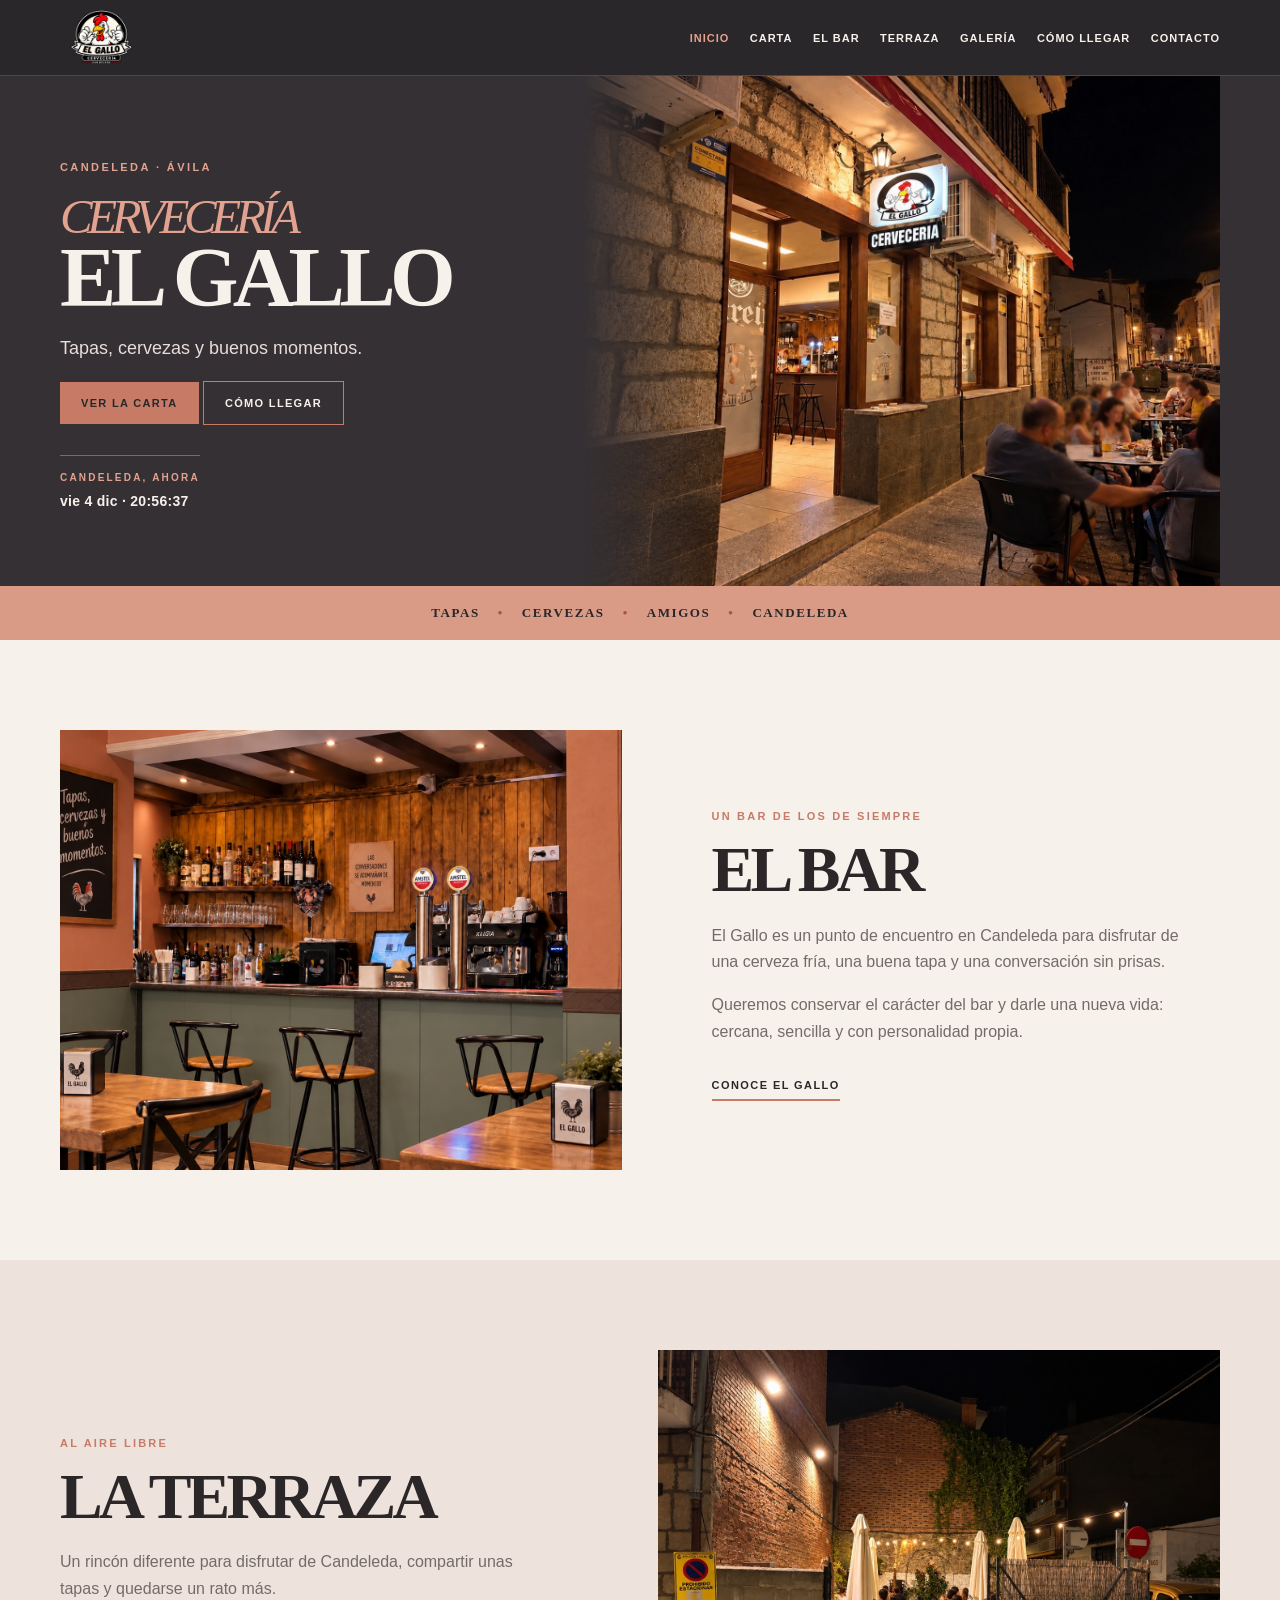
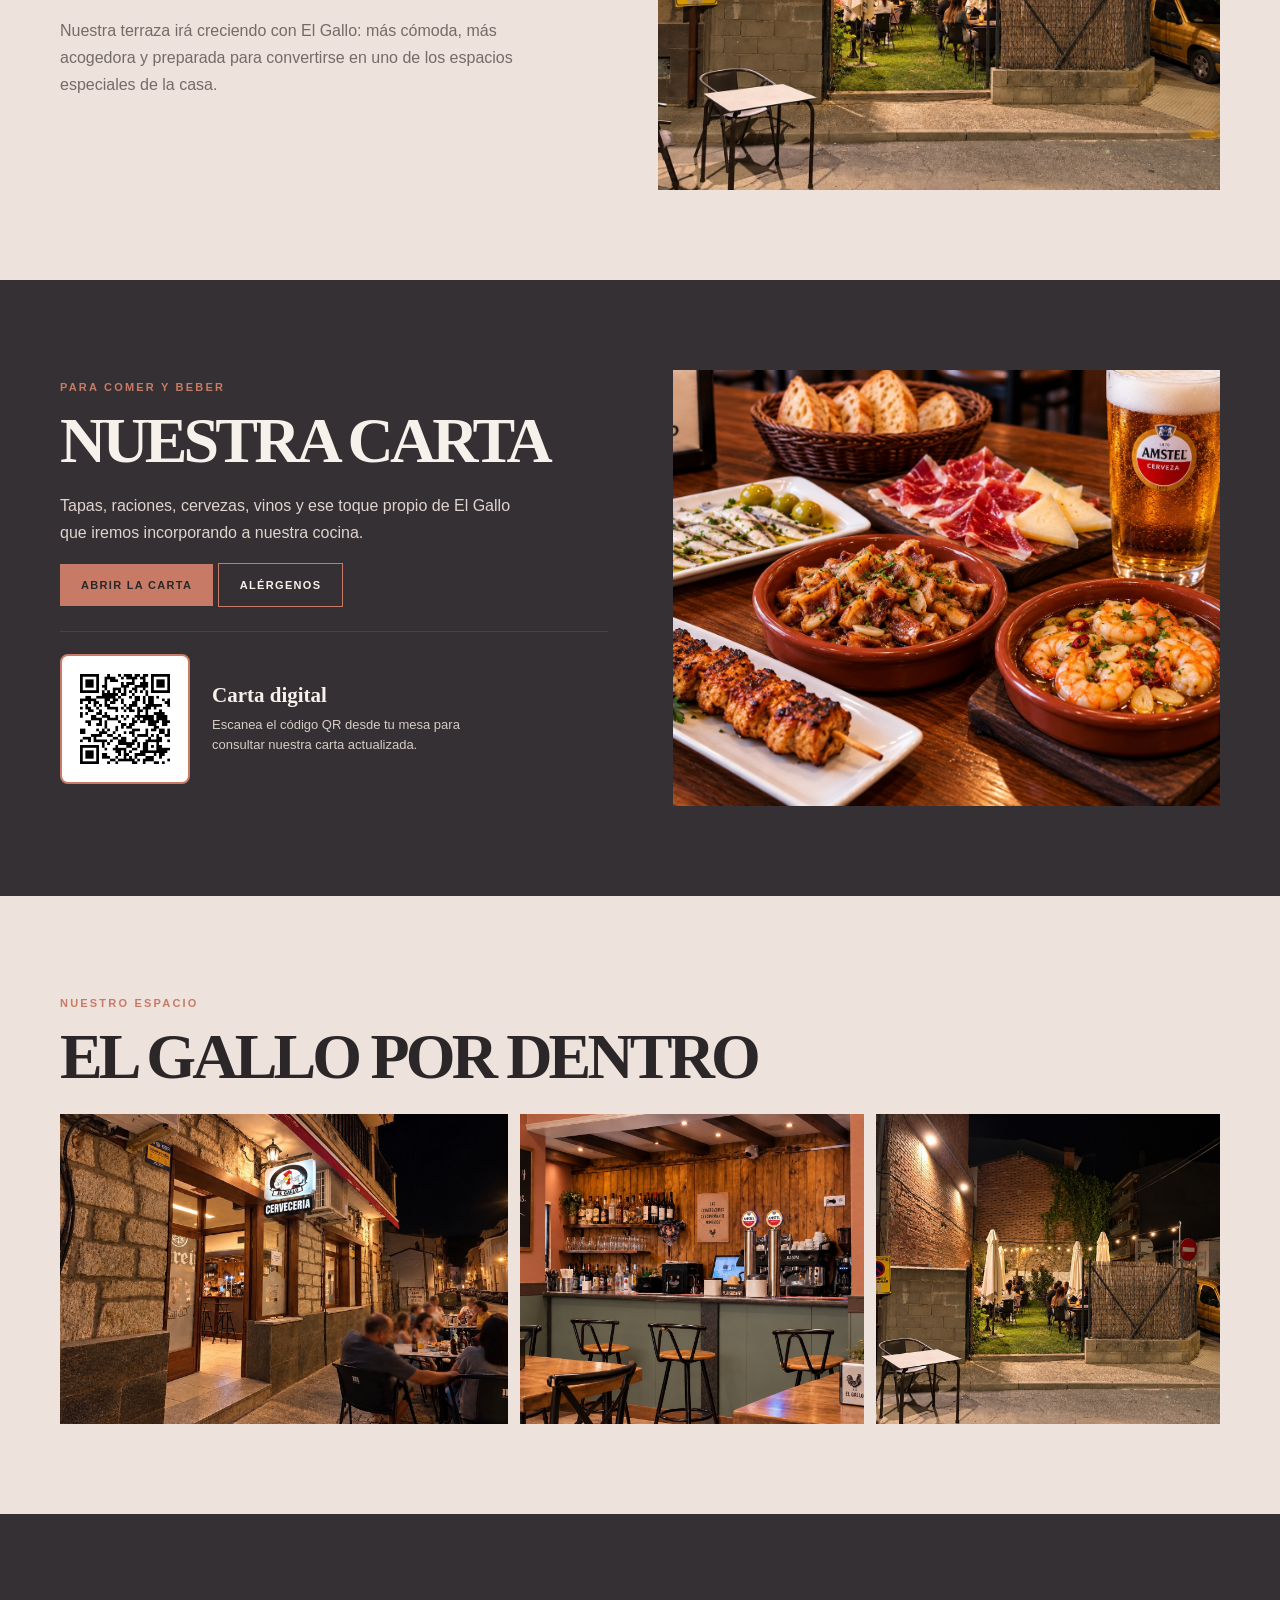
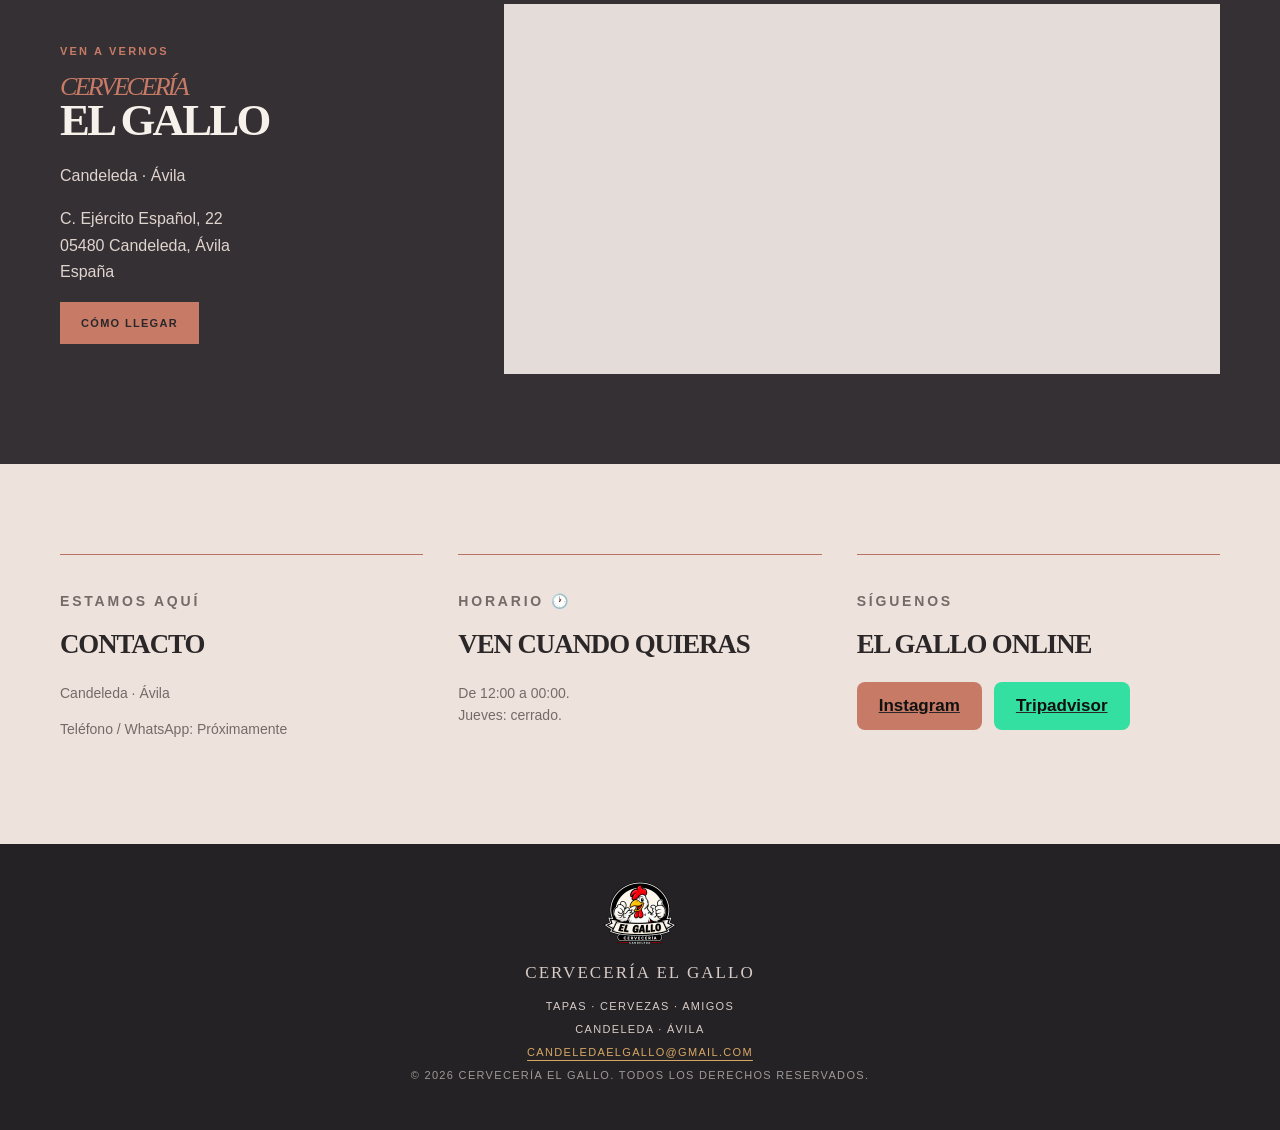
<file: index.html>
<!DOCTYPE html>
<html lang="es">
<head>
  <meta charset="UTF-8">

  <meta
    name="viewport"
    content="width=device-width, initial-scale=1.0"
  >

  <meta
    name="description"
    content="Cervecería El Gallo en Candeleda. Tapas, cervezas, terraza y buen ambiente."
  >

  <meta name="theme-color" content="#111111">

<title>Cervecería El Gallo | Candeleda</title>

<!-- =====================================================
     FAVICON
====================================================== -->

<link rel="icon" type="image/png" sizes="16x16" href="assets/images/gallo_logo_16.png">
<link rel="icon" type="image/png" sizes="32x32" href="assets/images/gallo_logo_32.png">
<link rel="icon" type="image/png" sizes="64x64" href="assets/images/gallo_logo_64.png">
<link rel="apple-touch-icon" sizes="180x180" href="assets/images/gallo_touch_180.png">

<!-- CSS PRINCIPAL -->
<link rel="stylesheet" href="css/styles.css">
</head>

<body class="index-page">

  <!-- =====================================================
       HEADER / NAVEGACIÓN
  ====================================================== -->
  <header class="site-header" id="inicio">
  <div class="header-container">
    <a class="brand" href="index.html" aria-label="Cervecería El Gallo - Inicio">
      <img src="assets/images/logo.png" alt="Cervecería El Gallo" class="brand-logo">
    </a>
    <nav class="main-nav" aria-label="Navegación principal">
      <a href="index.html">Inicio</a>
      <a href="carta.html">Carta</a>
      <a href="index.html#el-bar">El Bar</a>
      <a href="index.html#terraza">Terraza</a>
      <a href="index.html#galeria">Galería</a>
      <a href="index.html#ubicacion">Cómo llegar</a>
      <a href="index.html#contacto">Contacto</a>
    </nav>
    <details class="mobile-nav">
      <summary>Menú</summary>
      <nav aria-label="Navegación móvil">
        <a href="index.html">Inicio</a>
        <a href="carta.html">Carta</a>
        <a href="index.html#el-bar">El Bar</a>
        <a href="index.html#terraza">Terraza</a>
        <a href="index.html#galeria">Galería</a>
        <a href="index.html#ubicacion">Cómo llegar</a>
        <a href="index.html#contacto">Contacto</a>
      </nav>
    </details>
  </div>
</header>


  <main>

<!-- =====================================================
         HERO / PORTADA
    ====================================================== -->
    
    <section class="hero" aria-labelledby="hero-title">
  <div class="section-container hero-inner">
    <div class="hero-copy">
      <p class="hero-kicker">Candeleda · Ávila</p>
      <h1 id="hero-title"><em style="display:block;color:#c77b67;font-size:.58em;font-weight:400;">CERVECERÍA</em><span style="display:block;">EL GALLO</span></h1>
      <p class="hero-subtitle">Tapas, cervezas y buenos momentos.</p>
      <div class="hero-actions">
  <a class="btn btn-primary" href="#carta">Ver la carta</a>
  <a class="btn btn-secondary" href="#ubicacion">Cómo llegar</a>
</div>

<div class="hero-live" aria-label="Fecha, hora y tiempo en Candeleda">
  <span class="hero-live-label">CANDELEDA, AHORA</span>

  <div class="hero-live-info">
    <time id="gallo-local-time">Fecha y hora local</time>

    <span class="hero-live-weather" id="gallo-weather" hidden>
      <span class="hero-live-separator" aria-hidden="true">·</span>
      <span id="gallo-condition" aria-hidden="true"></span>
      <span id="gallo-temperature"></span>
    </span>
  </div>

  <a
    class="hero-live-source"
  id="gallo-weather-source"
  href="https://www.met.no/en"
  target="_blank"
  rel="noopener noreferrer"
  hidden
>© MET Norway</a>
</div>
    </div>
    <div class="hero-photo"><img src="assets/images/entrada.jpg" alt="Entrada de Cervecería El Gallo de noche"></div>
  </div>
</section>


    <!-- =====================================================
         FRANJA DE IDENTIDAD
    ====================================================== -->
    <section class="identity-strip" aria-label="Cervecería El Gallo">

      <div class="identity-container">
        <span>Tapas</span>
        <span class="identity-dot">•</span>
        <span>Cervezas</span>
        <span class="identity-dot">•</span>
        <span>Amigos</span>
        <span class="identity-dot">•</span>
        <span>Candeleda</span>
      </div>

    </section>


    <!-- =====================================================
         EL BAR
    ====================================================== -->
    <section class="section section-bar" id="el-bar">

      <div class="section-container split-layout">

        <div class="section-image">
          <img
            src="assets/images/interior.jpg"
            alt="Interior de Cervecería El Gallo"
            loading="lazy"
          >
        </div>

        <div class="section-content">

          <p class="section-eyebrow">
            Un bar de los de siempre
          </p>

          <h2>
            EL BAR
          </h2>

          <p>
            El Gallo es un punto de encuentro en Candeleda para
            disfrutar de una cerveza fría, una buena tapa y una
            conversación sin prisas.
          </p>

          <p>
            Queremos conservar el carácter del bar y darle una nueva
            vida: cercana, sencilla y con personalidad propia.
          </p>

          <a class="text-link" href="#galeria">
            Conoce El Gallo
          </a>

        </div>

      </div>

    </section>


    <!-- =====================================================
         TERRAZA
    ====================================================== -->
    <section class="section section-terrace" id="terraza">

      <div class="section-container split-layout split-reverse">

        <div class="section-image">
          <img
            src="assets/images/terraza.jpg"
            alt="Terraza de Cervecería El Gallo"
            loading="lazy"
          >
        </div>

        <div class="section-content">

          <p class="section-eyebrow">
            Al aire libre
          </p>

          <h2>
            LA TERRAZA
          </h2>

          <p>
            Un rincón diferente para disfrutar de Candeleda,
            compartir unas tapas y quedarse un rato más.
          </p>

          <p>
            Nuestra terraza irá creciendo con El Gallo:
            más cómoda, más acogedora y preparada para convertirse
            en uno de los espacios especiales de la casa.
          </p>

        </div>

      </div>

    </section>


<!-- =====================================================
     CARTA
====================================================== -->
    
<section class="section section-menu" id="carta">

  <div class="section-container menu-container">

    <div class="menu-intro">

      <p class="section-eyebrow">
        Para comer y beber
      </p>

      <h2>
        NUESTRA CARTA
      </h2>

      <p>
        Tapas, raciones, cervezas, vinos y ese toque propio
        de El Gallo que iremos incorporando a nuestra cocina.
      </p>

       <div class="menu-actions">
        <a class="btn btn-primary" href="carta.html">
          Abrir la carta
        </a>
        <a class="btn btn-secondary" href="carta.html#allergens-title">
          Alérgenos
        </a>
      </div>

    </div>


   <!-- QR CARTA DIGITAL -->
    
<div class="qr-card">

  <a
    href="carta.html"
    class="qr-image-link"
    aria-label="Abrir la carta digital de Cervecería El Gallo"
  >
    <img
      src="assets/images/qr_el_gallo.png"
      alt="Código QR de la carta digital de Cervecería El Gallo"
      class="qr-image"
      loading="lazy"
    >
  </a>

  <div class="qr-text">
    <strong>Carta digital</strong>

    <p>
      Escanea el código QR desde tu mesa para consultar
      nuestra carta actualizada.
    </p>
  </div>

</div>


    <!-- FOTO CARTA -->
    <div class="menu-photo">
      <img
        src="assets/images/plato_1.jpg"
        alt="Platos de Cervecería El Gallo"
        loading="lazy"
      >
    </div>

  </div>

</section>


    <!-- =====================================================
         GALERÍA
    ====================================================== -->
    <section class="section section-gallery" id="galeria">

      <div class="section-container">

        <div class="section-heading">

          <p class="section-eyebrow">
            Nuestro espacio
          </p>

          <h2>
            EL GALLO POR DENTRO
          </h2>

        </div>


        <div class="gallery-grid">

          <figure class="gallery-item gallery-item-large">
            <img
              src="assets/images/entrada.jpg"
              alt="Entrada de Cervecería El Gallo"
              loading="lazy"
            >
          </figure>

          <figure class="gallery-item">
            <img
              src="assets/images/interior.jpg"
              alt="Barra de Cervecería El Gallo"
              loading="lazy"
            >
          </figure>

          <figure class="gallery-item">
            <img
              src="assets/images/terraza.jpg"
              alt="Terraza de Cervecería El Gallo"
              loading="lazy"
            >
          </figure>

        </div>

      </div>

    </section>


    <!-- =====================================================
     UBICACIÓN
====================================================== -->
<section class="section section-location" id="ubicacion">

  <div class="section-container location-layout">

    <div class="location-info">

      <p class="section-eyebrow">
        Ven a vernos
      </p>

      <h2 style="font-size:clamp(2.3rem,3.5vw,3.8rem);">
  <em style="display:block;color:#c77b67;font-size:.58em;font-weight:400;">CERVECERÍA</em>
  <span style="display:block;">EL GALLO</span>
</h2>

      <p class="location-town">
        Candeleda · Ávila
      </p>

      <p>
        C. Ejército Español, 22<br>
        05480 Candeleda, Ávila<br>
        España
      </p>

      <a
        class="btn btn-primary"
        href="https://www.google.com/maps/dir/?api=1&destination=Calle+Ejercito+Espanol+22%2C+05480+Candeleda%2C+Avila%2C+Espana"
        target="_blank"
        rel="noopener noreferrer"
      >
        Cómo llegar
      </a>

    </div>


    <div class="map-container">

      <iframe
        src="https://www.google.com/maps?q=Calle+Ejercito+Espanol+22%2C+05480+Candeleda%2C+Avila%2C+Espana&output=embed"
        title="Ubicación de Cervecería El Gallo en Candeleda"
        width="100%"
        height="100%"
        style="border:0;"
        allowfullscreen=""
        loading="lazy"
        referrerpolicy="no-referrer-when-downgrade">
      </iframe>

    </div>

  </div>

</section>


    <!-- =====================================================
         CONTACTO / HORARIOS
    ====================================================== -->
    <section class="section section-contact" id="contacto">

      <div class="section-container contact-grid">

        <div class="contact-block">

          <p class="section-eyebrow">
            Estamos aquí
          </p>

          <h2>
            CONTACTO
          </h2>

          <p>
            Candeleda · Ávila
          </p>

          <!-- Se completará cuando tengamos el número oficial -->
          <p>
            Teléfono / WhatsApp:
            <span>Próximamente</span>
          </p>

        </div>


        <div class="contact-block">

          <p class="section-eyebrow">
            Horario 🕐
          </p>

          <h2>
            VEN CUANDO QUIERAS
          </h2>

          <!-- Horario definitivo -->
<p>
  De 12:00 a 00:00.<br>
  Jueves: cerrado.
</p>
        </div>


        <div class="contact-block">

          <p class="section-eyebrow">
            Síguenos
          </p>

          <h2>
            EL GALLO ONLINE
          </h2>

         <div class="social-links"
     style="display:flex; flex-wrap:wrap; gap:12px; margin-top:20px;">

  <a href="https://www.instagram.com/gallocandeleda/"
     target="_blank"
     rel="noopener noreferrer"
     aria-label="Instagram de Cervecería El Gallo"
     style="display:inline-flex; align-items:center; justify-content:center;
            padding:14px 22px; background:#c77b67; color:#111111;
            border-radius:8px; font-size:17px; font-weight:700;
            text-decoration:none;">
    Instagram
  </a>

  <a href="https://www.tripadvisor.es/Restaurant_Review-g609002-d34729363-Reviews-Cerveceria_El_Gallo-Candeleda_Province_of_Avila_Castile_and_Leon.html"
     target="_blank"
     rel="noopener noreferrer"
     aria-label="Tripadvisor de Cervecería El Gallo"
     style="display:inline-flex; align-items:center; justify-content:center;
            padding:14px 22px; background:#34e0a1; color:#111111;
            border-radius:8px; font-size:17px; font-weight:700;
            text-decoration:none;">
    Tripadvisor
  </a>

</div>

        </div>

      </div>

    </section>

  </main>


  <!-- =====================================================
       FOOTER
  ====================================================== -->
  <footer class="site-footer">

    <div class="footer-container">

      <img
        src="assets/images/logo.png"
        alt="Cervecería El Gallo"
        class="footer-logo"
        loading="lazy"
      >

      <p class="footer-name">
        CERVECERÍA EL GALLO
      </p>

      <p>
        Tapas · Cervezas · Amigos
      </p>

      <p>
  Candeleda · Ávila
</p>

<p>
  <a
    href="mailto:candeledaelgallo@gmail.com"
    style="color: #d7a865; text-decoration: underline; text-underline-offset: 4px;"
  >candeledaelgallo@gmail.com</a>
</p>

<p class="footer-copy">
  © 2026 Cervecería El Gallo. Todos los derechos reservados.
</p>

    </div>

   </footer>

  <script>
    (() => {
      const reloj = document.getElementById('gallo-local-time');
      const tiempo = document.getElementById('gallo-weather');
      const temperatura = document.getElementById('gallo-temperature');
      const condicion = document.getElementById('gallo-condition');
      const fuente = document.getElementById('gallo-weather-source');

      function actualizarReloj() {
        const ahora = new Date();

        const fecha = new Intl.DateTimeFormat('es-ES', {
          timeZone: 'Europe/Madrid',
          weekday: 'short',
          day: 'numeric',
          month: 'short'
        }).format(ahora).replace(',', '');

        const hora = new Intl.DateTimeFormat('es-ES', {
  timeZone: 'Europe/Madrid',
  hour: '2-digit',
  minute: '2-digit',
  second: '2-digit',
  hourCycle: 'h23'
}).format(ahora);

        reloj.textContent = `${fecha} · ${hora}`;
        reloj.dateTime = ahora.toISOString();
      }

      function nombreDelTiempo(codigo) {
  if (codigo.includes('thunder')) return '⛈️';
  if (codigo.includes('snow') || codigo.includes('sleet')) return '❄️';
  if (codigo.includes('rain') || codigo.includes('drizzle')) return '🌧️';
  if (codigo.includes('fog')) return '🌫️';
  if (codigo.startsWith('partlycloudy')) return '⛅';
  if (codigo.startsWith('cloudy')) return '☁️';
  if (codigo.startsWith('fair')) return '🌤️';
  if (codigo.includes('night')) return '🌙';
  return codigo.startsWith('clearsky') ? '☀️' : '🌡️';
}

      function mostrarTiempo(datos) {
        const tramo = datos?.properties?.timeseries?.[0]?.data;
        const grados = tramo?.instant?.details?.air_temperature;
        if (typeof grados !== 'number') return;

        const codigo = tramo.next_1_hours?.summary?.symbol_code
          || tramo.next_6_hours?.summary?.symbol_code
          || '';

        temperatura.textContent = `${Math.round(grados)} °C`;
        condicion.textContent = nombreDelTiempo(codigo);
        tiempo.hidden = false;
        fuente.hidden = false;
      }

      async function cargarTiempo() {
        const clave = 'gallo-tiempo-candeleda-v1';

        try {
          const guardado = JSON.parse(localStorage.getItem(clave) || 'null');
          if (guardado && guardado.hasta > Date.now()) {
            mostrarTiempo(guardado.datos);
            return;
          }
        } catch (_) {}

        try {
          const url =
            'https://api.met.no/weatherapi/locationforecast/2.0/compact' +
            '?lat=40.1552&lon=-5.2405';

          const respuesta = await fetch(url);
          if (!respuesta.ok) return;

          const datos = await respuesta.json();
          mostrarTiempo(datos);

          const vence = Date.parse(respuesta.headers.get('Expires') || '');
          const hasta = Number.isFinite(vence) && vence > Date.now()
            ? vence
            : Date.now() + 30 * 60 * 1000;

          try {
            localStorage.setItem(clave, JSON.stringify({ hasta, datos }));
          } catch (_) {}
        } catch (_) {
          // Si no llega el clima, la fecha y la hora siguen visibles.
        }
      }

      actualizarReloj();
      setInterval(actualizarReloj, 1000);
      cargarTiempo();
    })();
  </script>

</body>
</html>
</file>
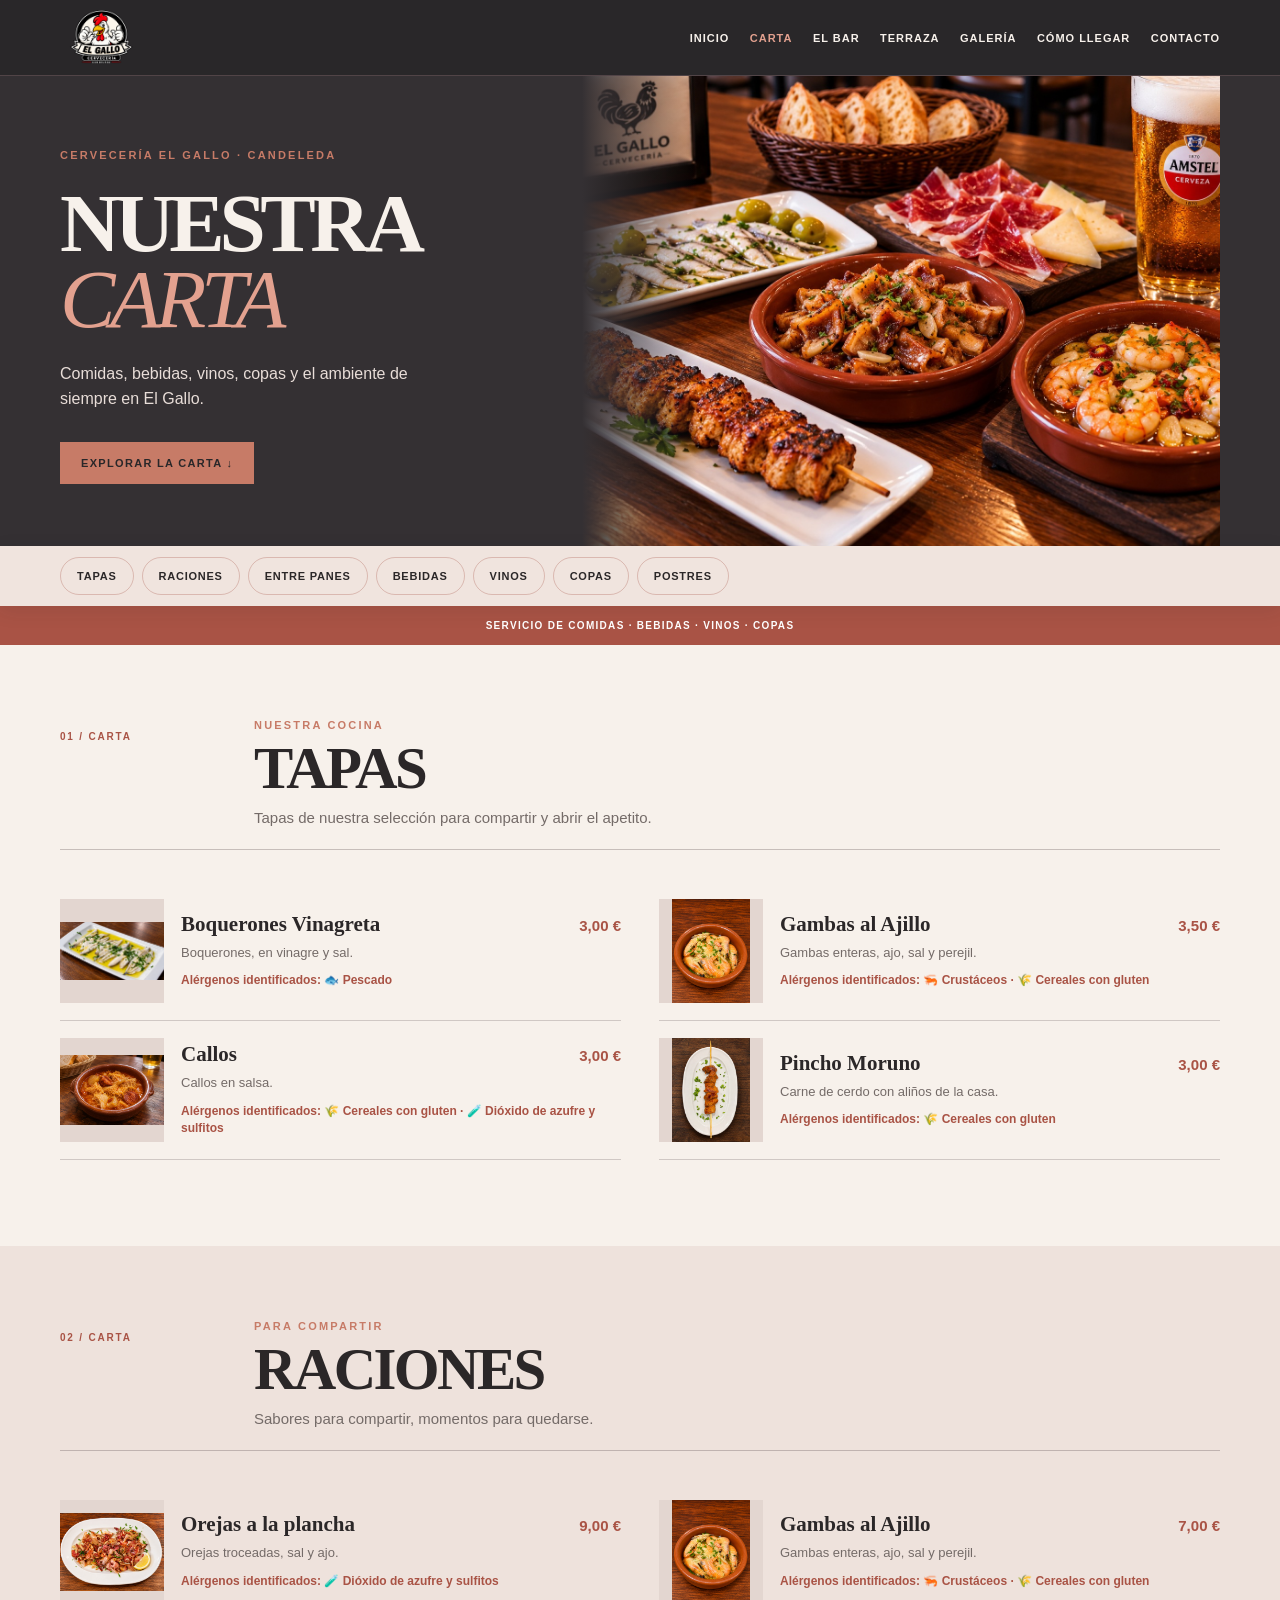
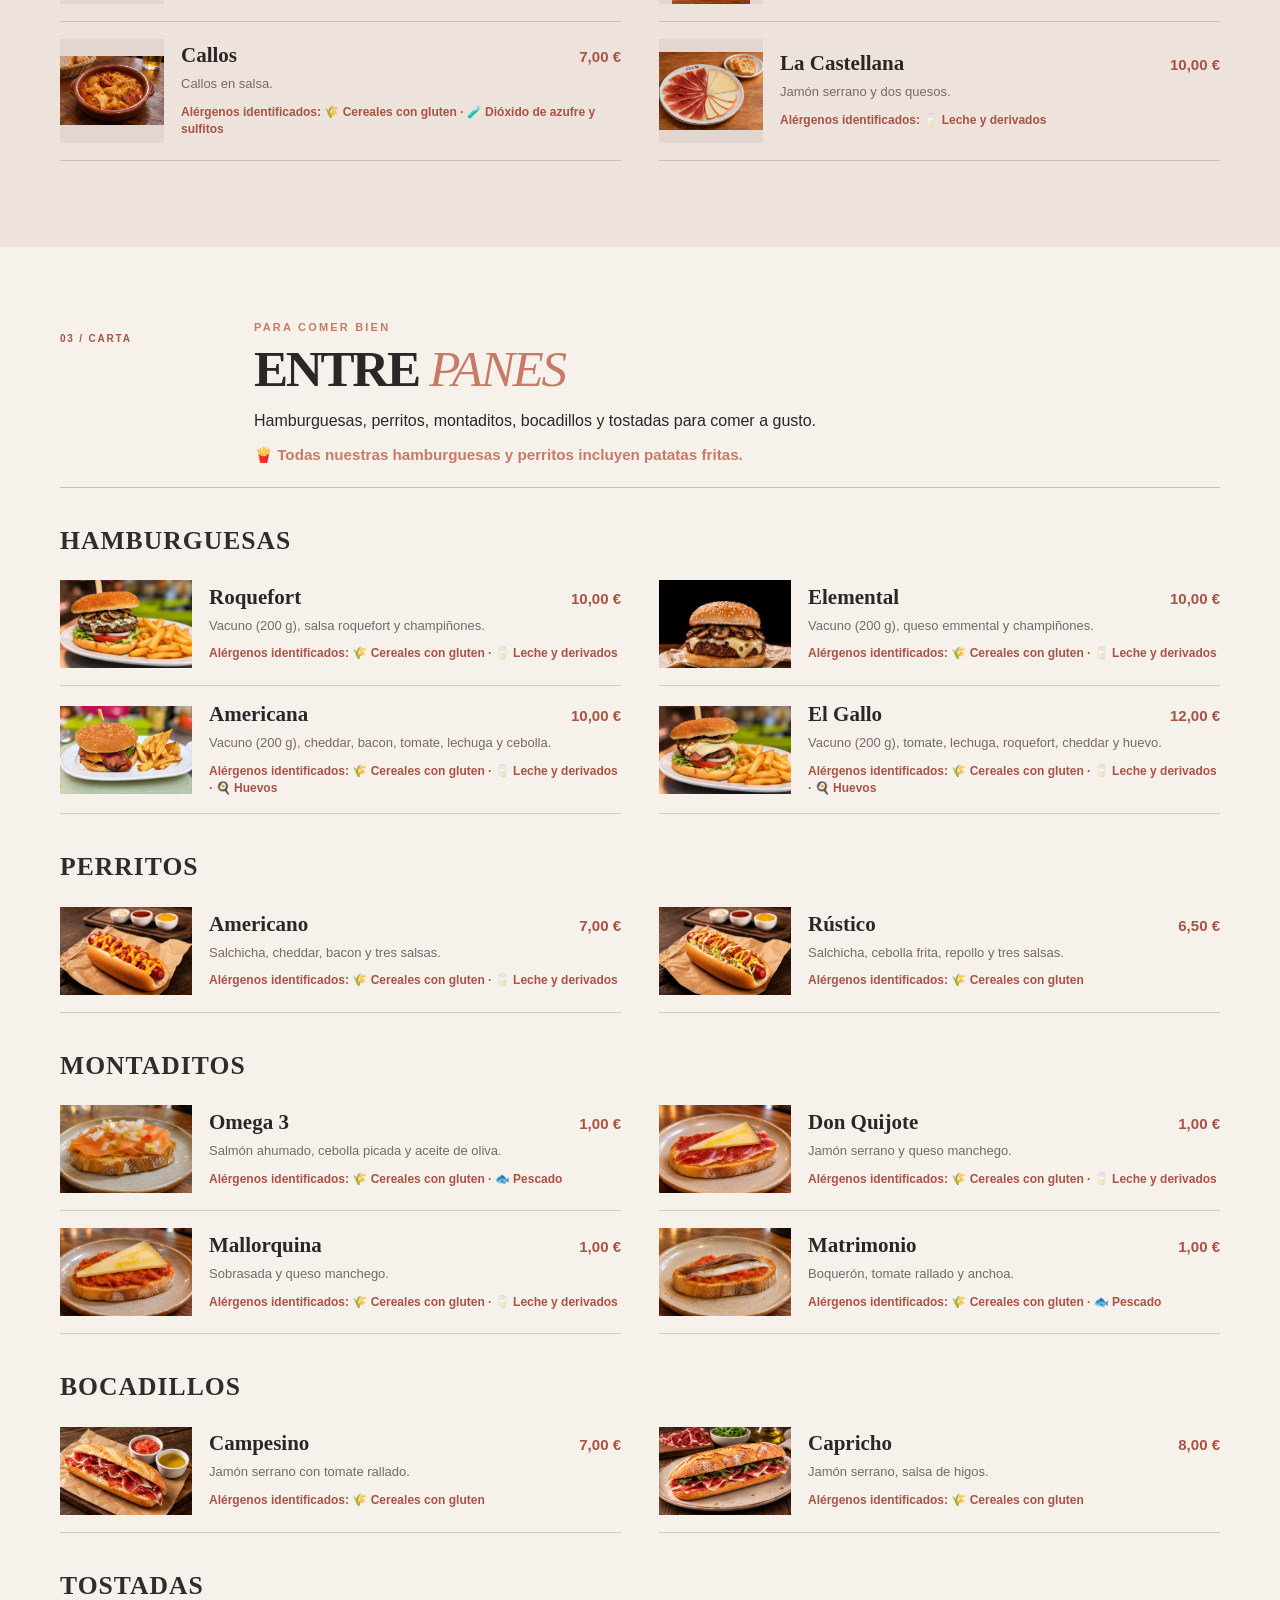
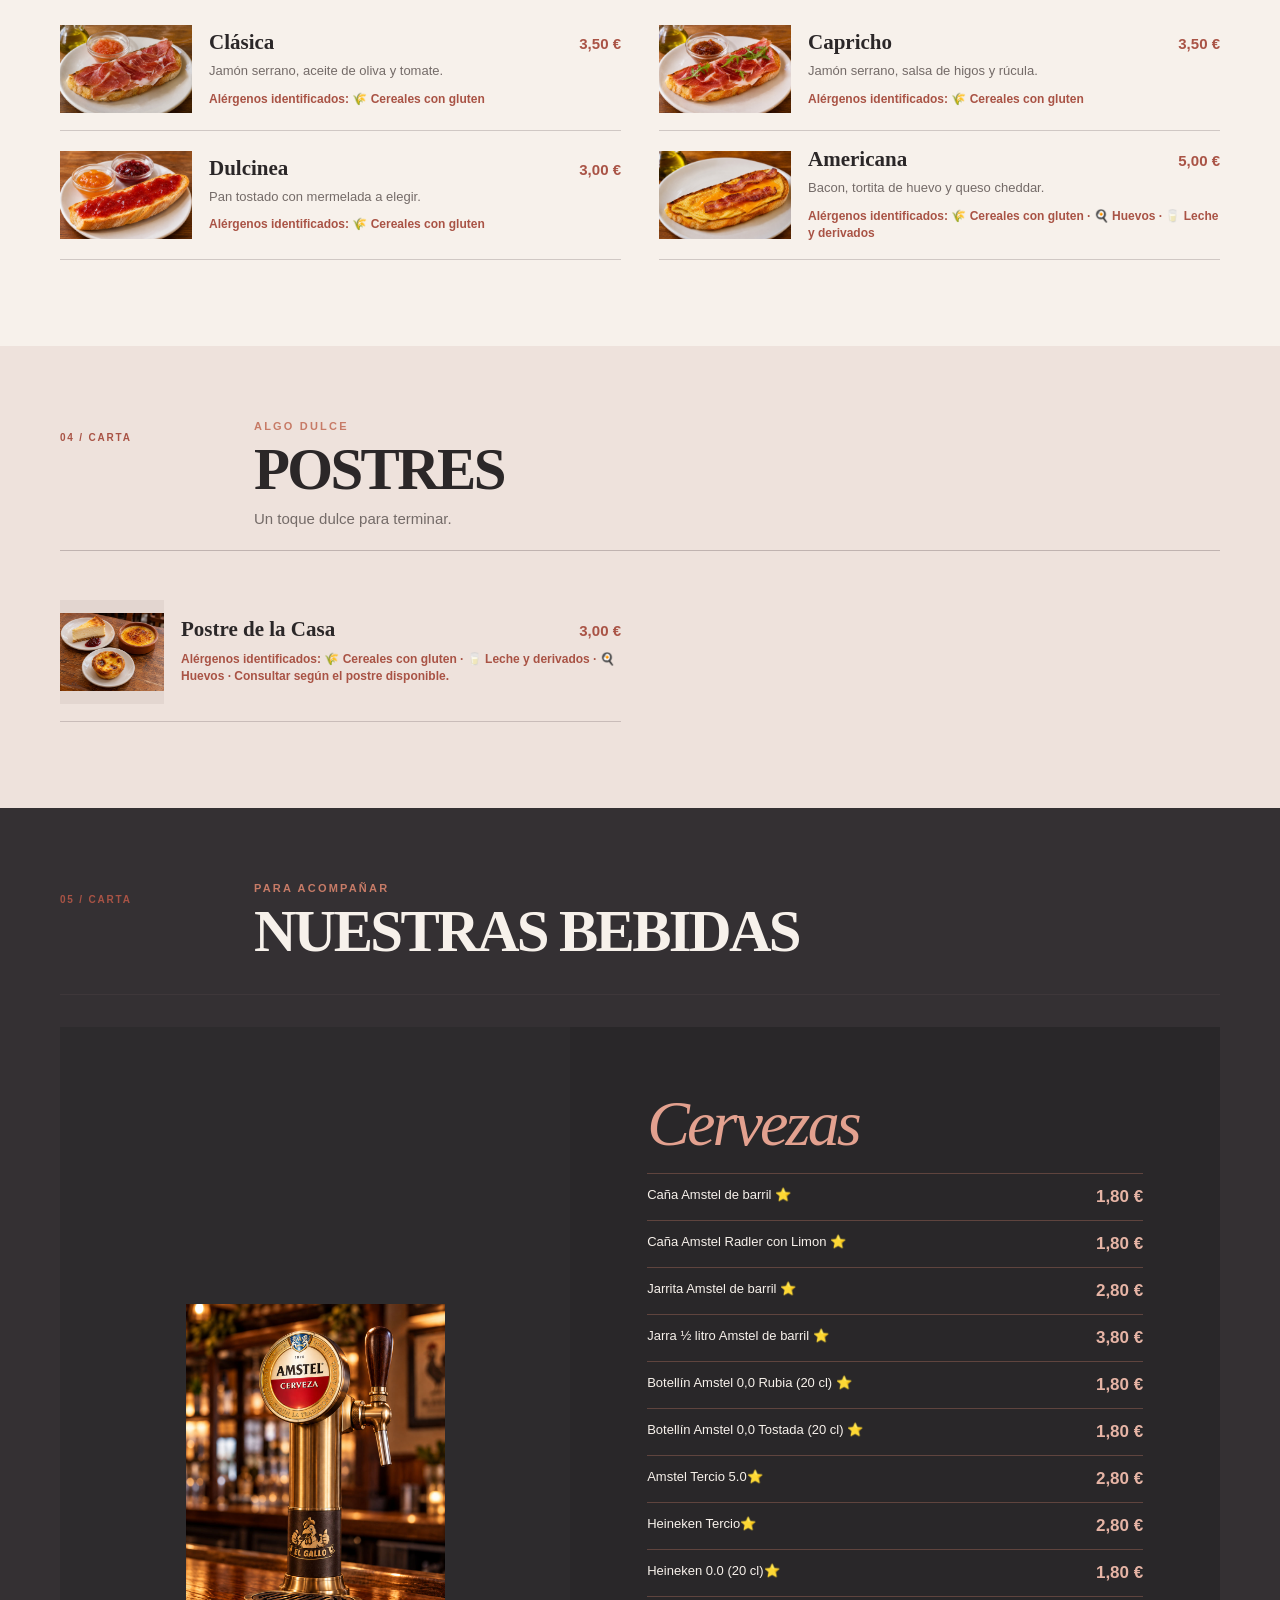
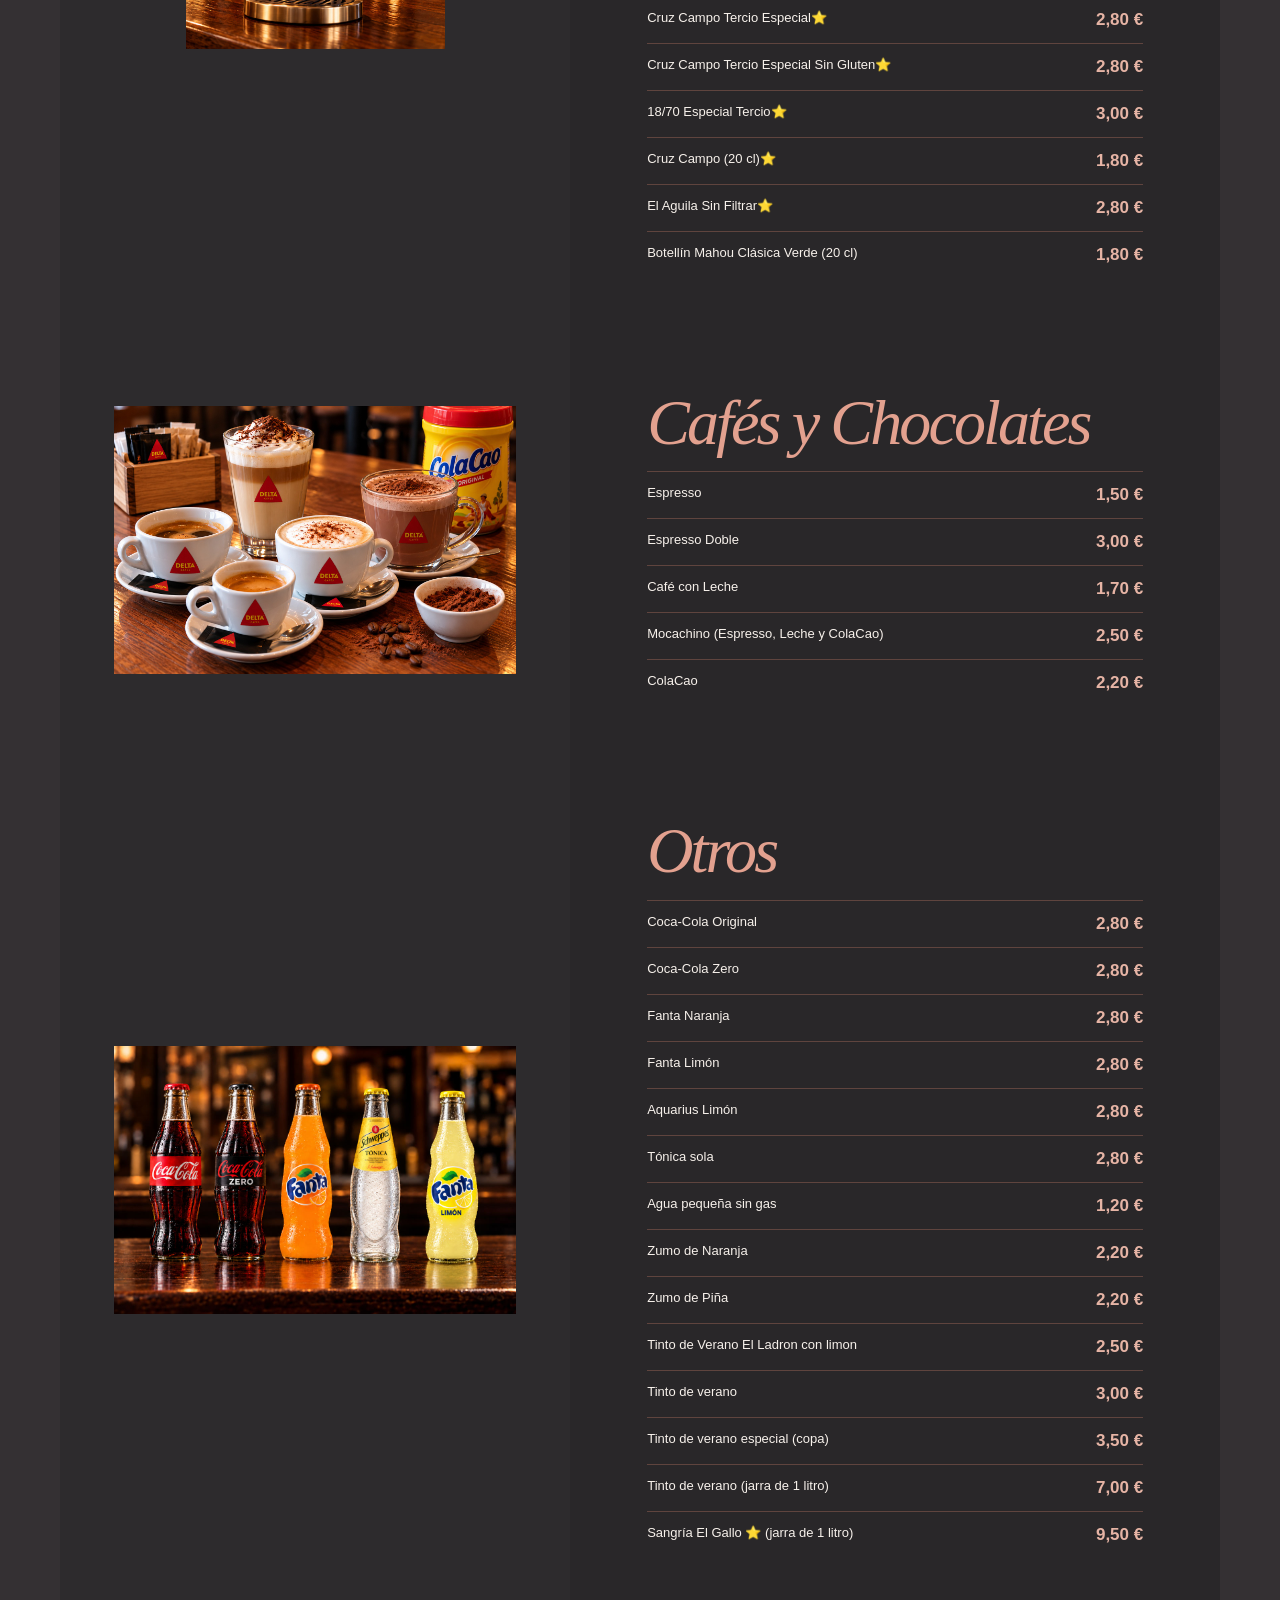
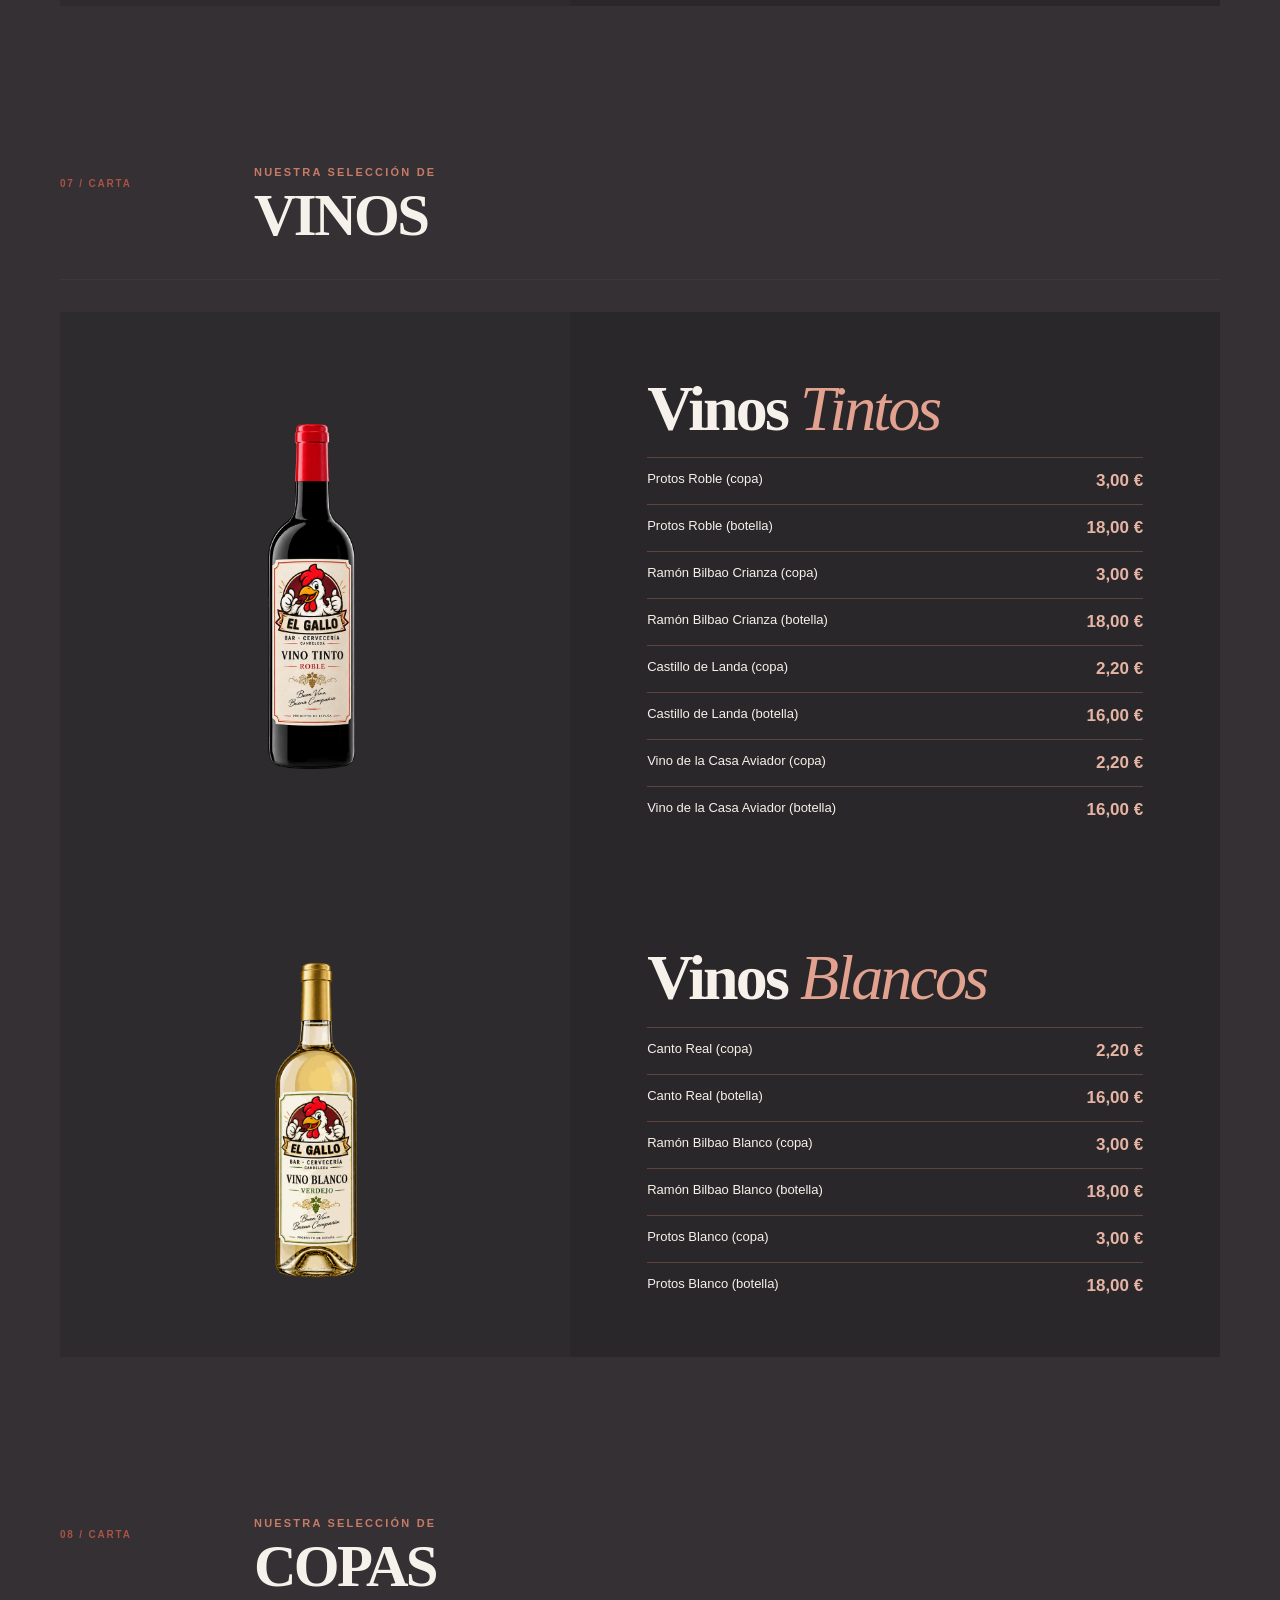
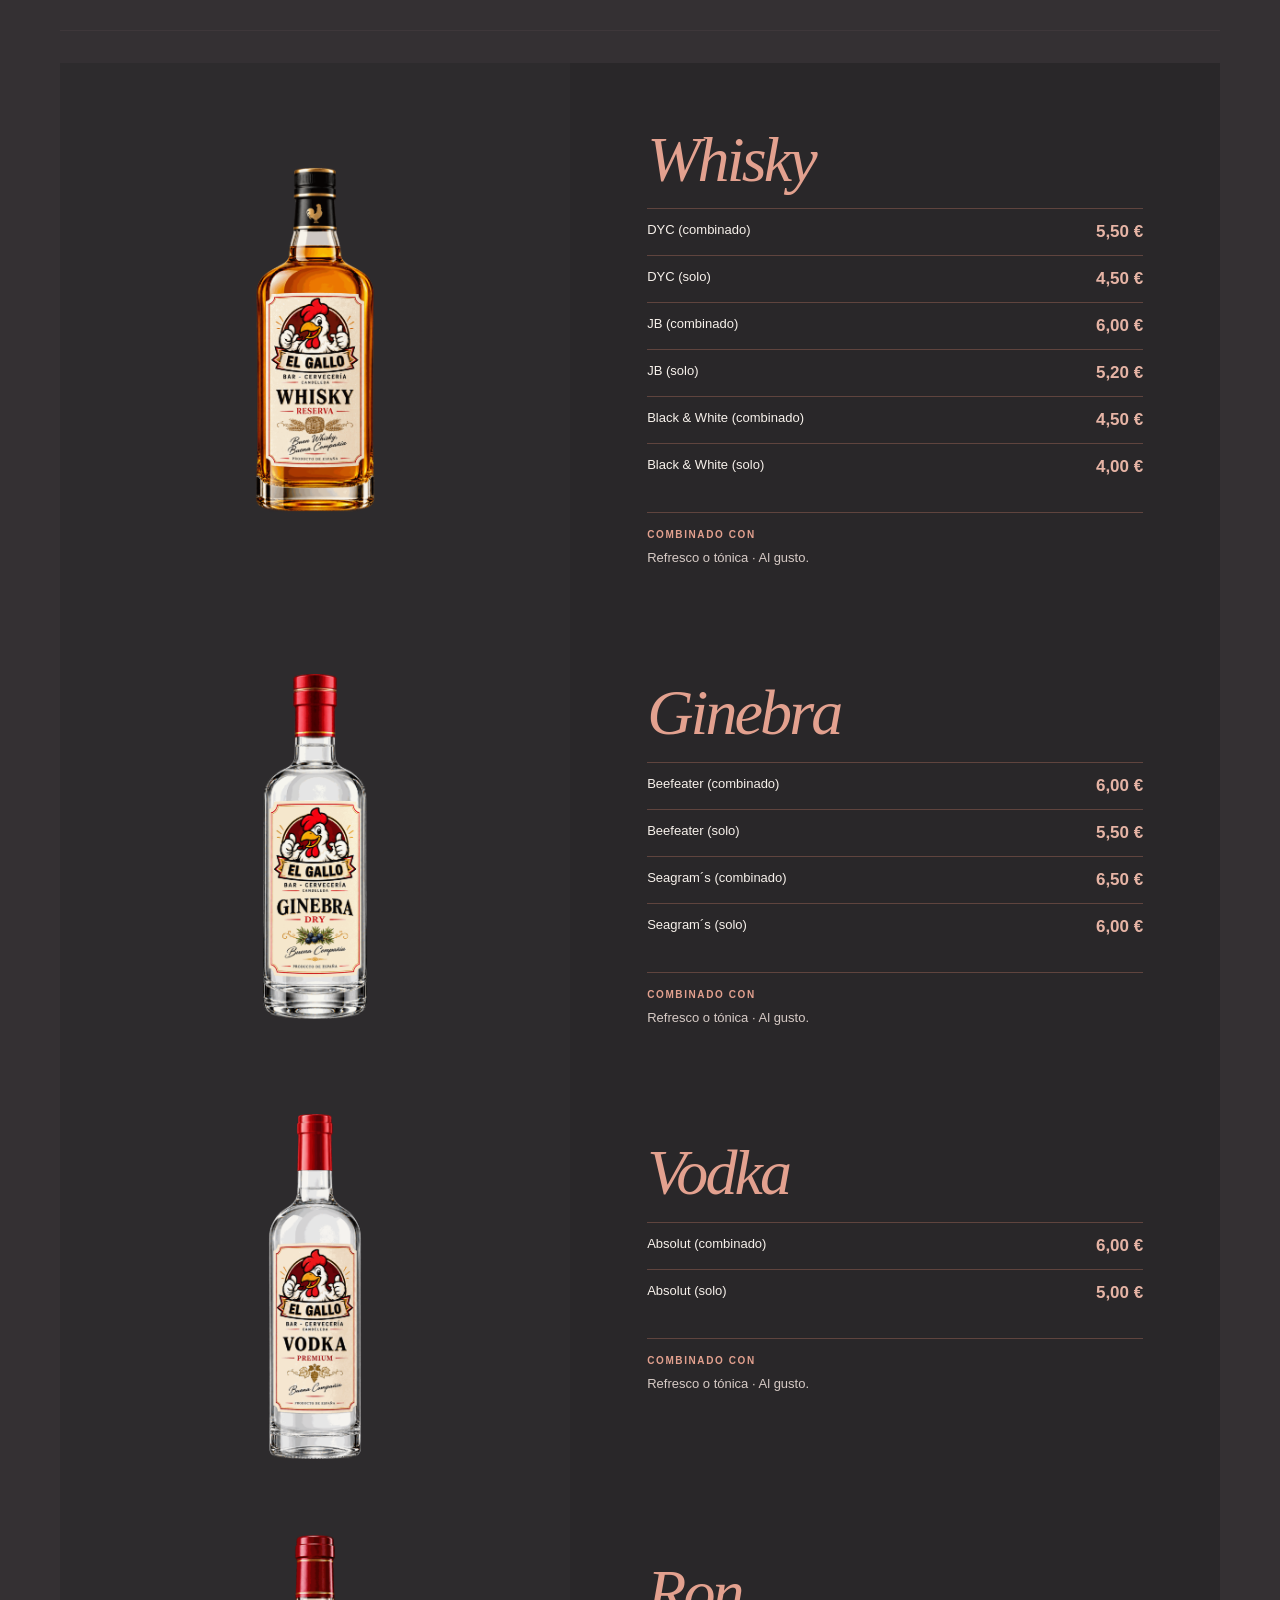
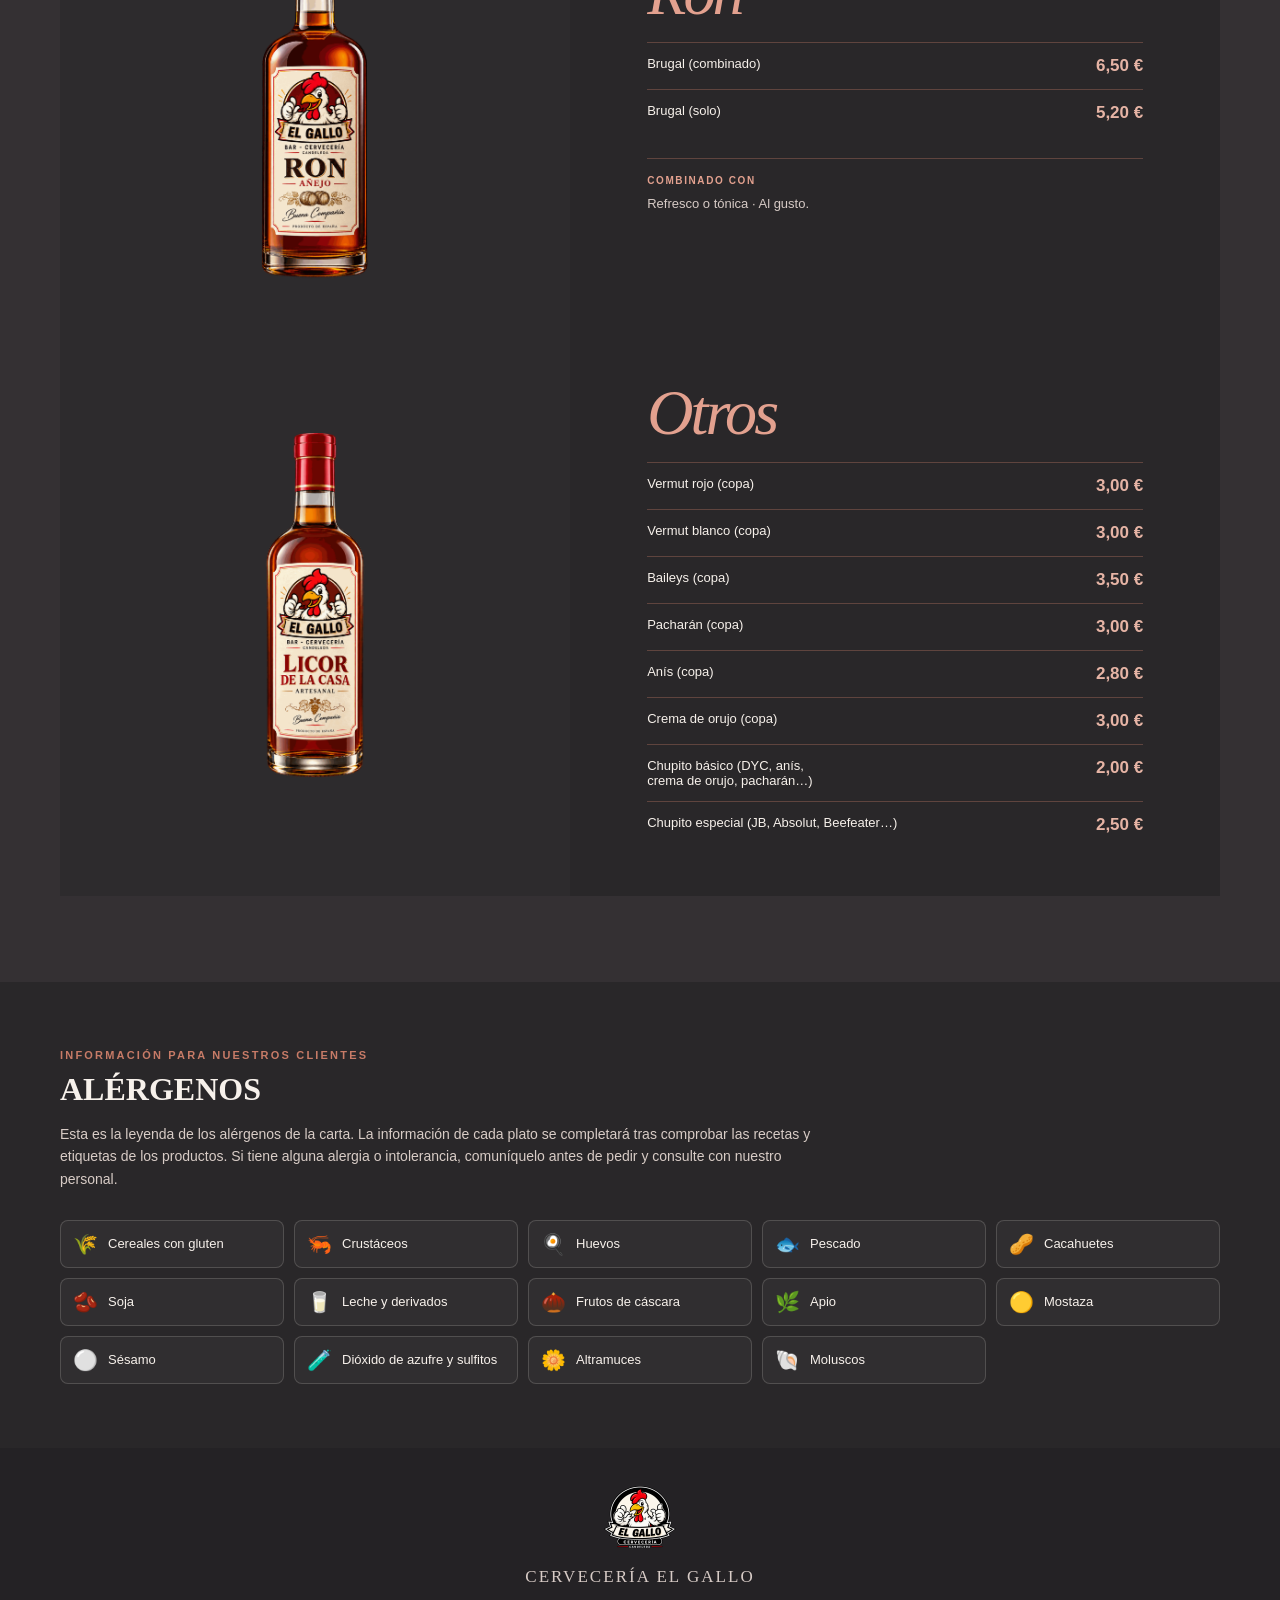
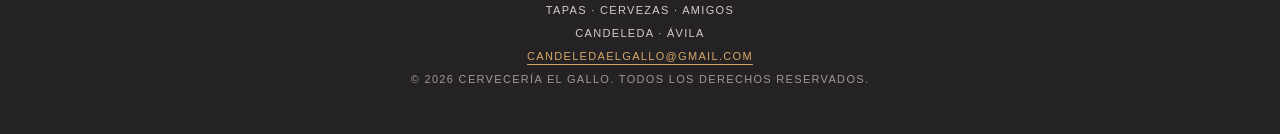
<file: carta.html>
<!doctype html>
<!--
  BAR EL GALLO · CARTA DIGITAL

  PARA EDITAR UN PLATO:
  1. Ve a su categoría (PARA PICAR, RACIONES, etc.).
  2. Dentro del <article class="menu-item"> correspondiente:
     - <h3> contiene el nombre.
     - <strong> contiene el precio.
     - <p> contiene la descripción.
     - <img src="..."> contiene la fotografía de ESE plato.
  Los platos y precios actuales son solo ejemplos visuales.
-->

<html lang="es">
  <head>
    <meta charset="UTF-8">
    <meta name="viewport" content="width=device-width, initial-scale=1.0">
    <meta name="description" content="Carta de Cervecería El Gallo en Candeleda. Tapas, raciones, especialidades, bebidas, vinos y copas.">
    <meta name="theme-color" content="#20140f">
    <title>Carta | Cervecería El Gallo</title>
    <link rel="icon" type="image/png" sizes="16x16" href="assets/images/gallo_logo_16.png">
    <link rel="icon" type="image/png" sizes="32x32" href="assets/images/gallo_logo_32.png">
    <link rel="icon" type="image/png" sizes="64x64" href="assets/images/gallo_logo_64.png">
    <link rel="apple-touch-icon" sizes="180x180" href="assets/images/gallo_touch_180.png">
    
    <link rel="stylesheet" href="css/styles.css">

    <style>
    /* Mostrar las fotografías completas sin recortarlas */
.menu-thumb img {
  width: 100%;
  height: 100%;
  object-fit: contain;
  object-position: center;
}
.menu-item:not(:has(.menu-thumb)) .menu-item-copy {
  width: 100%;
  grid-column: 1 / -1;
  flex: 1;
}
    </style>
  </head>
  <body class="carta-page">

    <!-- ==================== HEADER / NAVEGACIÓN ==================== -->
    
    <header class="site-header" id="inicio">
      <div class="header-container">
        <a class="brand" href="index.html" aria-label="Cervecería El Gallo - Inicio">
          <img src="assets/images/logo.png" alt="Bar El Gallo" class="brand-logo">
        </a>
        <nav class="main-nav" aria-label="Navegación principal">
          <a href="index.html">Inicio</a>
          <a href="carta.html">Carta</a>
          <a href="index.html#el-bar">El Bar</a>
          <a href="index.html#terraza">Terraza</a>
          <a href="index.html#galeria">Galería</a>
          <a href="index.html#ubicacion">Cómo llegar</a>
          <a href="index.html#contacto">Contacto</a>
        </nav>
        <details class="mobile-nav">
          <summary>Menú</summary>
          <nav aria-label="Navegación móvil">
            <a href="index.html">Inicio</a>
            <a href="carta.html">Carta</a>
            <a href="index.html#el-bar">El Bar</a>
            <a href="index.html#terraza">Terraza</a>
            <a href="index.html#galeria">Galería</a>
            <a href="index.html#ubicacion">Cómo llegar</a>
            <a href="index.html#contacto">Contacto</a>
          </nav>
        </details>
      </div>
    </header>
    <main>

      <!-- ==================== PORTADA DE LA CARTA ==================== -->
      
      <section class="carta-hero" id="carta">
        <div class="section-container carta-hero-inner">
          <div class="carta-hero-copy">
            <p class="menu-kicker">Cervecería El Gallo · Candeleda</p>
            <h1>
              NUESTRA
              <em>CARTA</em>
            </h1>
            <p>Comidas, bebidas, vinos, copas y el ambiente de siempre en El Gallo.</p>
            <a class="btn btn-primary" href="#categorias">Explorar la carta ↓</a>
          </div>
          <div class="carta-hero-photo">
            <img src="assets/images/plato_1.jpg" alt="Imagen provisional de la carta">
          </div>
        </div>
      </section>

      <!-- ==================== CATEGORÍAS DE LA CARTA ==================== -->
      
      <nav class="category-nav" id="categorias" aria-label="Categorías de la carta">
  <div class="section-container category-inner">
    <a href="#para-picar">Tapas</a>
    <a href="#raciones">Raciones</a>
    <a href="#bocadillos">Entre Panes</a>
    <a href="#bebidas">Bebidas</a>
    <a href="#vinos">Vinos</a>
    <a href="#copas">Copas</a>
    <a href="#postres">Postres</a>
  </div>
</nav>
      <p class="sample-notice">SERVICIO DE COMIDAS · BEBIDAS · VINOS · COPAS</p>


<!-- ==================== TAPAS ==================== -->

<section class="menu-section" id="para-picar">
  <div class="section-container">
    <div class="menu-heading">
      <span>01 / CARTA</span>
      <div>
        <p class="menu-kicker">Nuestra cocina</p>
        <h2>TAPAS</h2>
        <p>Tapas de nuestra selección para compartir y abrir el apetito.</p>
      </div>
    </div>
    <div class="menu-grid">
      <article class="menu-item">
        <div class="menu-thumb">
          <img src="assets/images/boquerones.jpg" alt="Boquerones Vinagreta" loading="lazy">
        </div>
        <div class="menu-item-copy">
          <div class="menu-item-head">
            <h3>Boquerones Vinagreta</h3>
            <strong>3,00 €</strong>
          </div>
          <p>Boquerones, en vinagre y sal.</p>
          <p class="menu-allergens">Alérgenos identificados: 🐟 Pescado</p>
        </div>
      </article>

      <article class="menu-item">
        <div class="menu-thumb">
          <img src="assets/images/gambas_ajillo.jpg" alt="Gambas al Ajillo" loading="lazy">
        </div>
        <div class="menu-item-copy">
          <div class="menu-item-head">
            <h3>Gambas al Ajillo</h3>
            <strong>3,50 €</strong>
          </div>
          <p>Gambas enteras, ajo, sal y perejil.</p>
          <p class="menu-allergens">Alérgenos identificados: 🦐 Crustáceos · 🌾 Cereales con gluten</p>
        </div>
      </article>

      <article class="menu-item">
        <div class="menu-thumb">
          <img src="assets/images/callos.jpg" alt="Callos" loading="lazy">
        </div>
        <div class="menu-item-copy">
          <div class="menu-item-head">
            <h3>Callos</h3>
            <strong>3,00 €</strong>
          </div>
          <p>Callos en salsa.</p>
          <p class="menu-allergens">Alérgenos identificados: 🌾 Cereales con gluten · 🧪 Dióxido de azufre y sulfitos</p>
        </div>
      </article>

      <article class="menu-item">
        <div class="menu-thumb">
          <img src="assets/images/t_moruno.jpg" alt="Pincho Moruno" loading="lazy">
        </div>
        <div class="menu-item-copy">
          <div class="menu-item-head">
            <h3>Pincho Moruno</h3>
            <strong>3,00 €</strong>
          </div>
          <p>Carne de cerdo con aliños de la casa.</p>
          <p class="menu-allergens">Alérgenos identificados: 🌾 Cereales con gluten</p>
        </div>
      </article>
    </div>
  </div>
</section>

<!-- ==================== RACIONES ==================== -->

<section class="menu-section" id="raciones">
  <div class="section-container">
    <div class="menu-heading">
      <span>02 / CARTA</span>
      <div>
        <p class="menu-kicker">Para compartir</p>
        <h2>RACIONES</h2>
        <p>Sabores para compartir, momentos para quedarse.</p>
      </div>
    </div>
    <div class="menu-grid">
      <article class="menu-item">
        <div class="menu-thumb">
          <img src="assets/images/orejas_plancha.jpg" alt="Orejas a la plancha" loading="lazy">
        </div>
        <div class="menu-item-copy">
          <div class="menu-item-head">
            <h3>Orejas a la plancha</h3>
            <strong>9,00 €</strong>
          </div>
          <p>Orejas troceadas, sal y ajo.</p>
          <p class="menu-allergens">Alérgenos identificados: 🧪 Dióxido de azufre y sulfitos</p>
        </div>
      </article>

      <article class="menu-item">
        <div class="menu-thumb">
          <img src="assets/images/gambas_ajillo.jpg" alt="Gambas al Ajillo" loading="lazy">
        </div>
        <div class="menu-item-copy">
          <div class="menu-item-head">
            <h3>Gambas al Ajillo</h3>
            <strong>7,00 €</strong>
          </div>
          <p>Gambas enteras, ajo, sal y perejil.</p>
          <p class="menu-allergens">Alérgenos identificados: 🦐 Crustáceos · 🌾 Cereales con gluten</p>
        </div>
      </article>

      <article class="menu-item">
        <div class="menu-thumb">
          <img src="assets/images/callos.jpg" alt="Callos" loading="lazy">
        </div>
        <div class="menu-item-copy">
          <div class="menu-item-head">
            <h3>Callos</h3>
            <strong>7,00 €</strong>
          </div>
          <p>Callos en salsa.</p>
          <p class="menu-allergens">Alérgenos identificados: 🌾 Cereales con gluten · 🧪 Dióxido de azufre y sulfitos</p>
        </div>
      </article>

      <article class="menu-item">
        <div class="menu-thumb">
          <img src="assets/images/castellana.jpg" alt="La Castellana" loading="lazy">
        </div>
        <div class="menu-item-copy">
          <div class="menu-item-head">
            <h3>La Castellana</h3>
            <strong>10,00 €</strong>
          </div>
          <p>Jamón serrano y dos quesos.</p>
          <p class="menu-allergens">Alérgenos identificados: 🥛 Leche y derivados</p>
        </div>
      </article>
    </div>
  </div>
</section>

      <!-- ==================== HAMBURGUESAS / PERRITOS / BOCADILLOS ==================== -->

<section class="menu-section" id="bocadillos">
  <div class="section-container">
    <div class="menu-heading">
      <span>03 / CARTA</span>
      <div>
        <p class="menu-kicker">Para comer bien</p>
        <h2>ENTRE <em>PANES</em></h2>
        <p>Hamburguesas, perritos, montaditos, bocadillos y tostadas para comer a gusto.</p>
        <p style="color:#c77b67; font-size:0.95rem; font-weight:600;">
          🍟 Todas nuestras hamburguesas y perritos incluyen patatas fritas.
        </p>
      </div>
    </div>
    <h3 class="menu-group-title menu-group-title--left">HAMBURGUESAS</h3>
    <div class="menu-grid">
      <article class="menu-item">
        <div class="menu-thumb">
          <img src="assets/images/h_roquefort.jpg" alt="Roquefort" loading="lazy" onerror="this.style.visibility='hidden';">
        </div>
        <div class="menu-item-copy">
          <div class="menu-item-head">
            <h3>Roquefort</h3>
            <strong>10,00 €</strong>
          </div>
          <p>Vacuno (200 g), salsa roquefort y champiñones.</p>
          <p class="menu-allergens">Alérgenos identificados: 🌾 Cereales con gluten · 🥛 Leche y derivados</p>
        </div>
      </article>

      <article class="menu-item">
        <div class="menu-thumb">
          <img src="assets/images/h_suiza.jpg" alt="Elemental" loading="lazy" onerror="this.style.visibility='hidden';">
        </div>
        <div class="menu-item-copy">
          <div class="menu-item-head">
            <h3>Elemental</h3>
            <strong>10,00 €</strong>
          </div>
          <p>Vacuno (200 g), queso emmental y champiñones.</p>
          <p class="menu-allergens">Alérgenos identificados: 🌾 Cereales con gluten · 🥛 Leche y derivados</p>
        </div>
      </article>

      <article class="menu-item">
        <div class="menu-thumb">
          <img src="assets/images/h_americana.jpg" alt="Americana" loading="lazy">
        </div>
        <div class="menu-item-copy">
          <div class="menu-item-head">
            <h3>Americana</h3>
            <strong>10,00 €</strong>
          </div>
          <p>Vacuno (200 g), cheddar, bacon, tomate, lechuga y cebolla.</p>
          <p class="menu-allergens">Alérgenos identificados: 🌾 Cereales con gluten · 🥛 Leche y derivados · 🍳 Huevos</p>
        </div>
      </article>

      <article class="menu-item">
        <div class="menu-thumb">
          <img src="assets/images/h_gallo.jpg" alt="El Gallo" loading="lazy">
        </div>
        <div class="menu-item-copy">
          <div class="menu-item-head">
            <h3>El Gallo</h3>
            <strong>12,00 €</strong>
          </div>
          <p>Vacuno (200 g), tomate, lechuga, roquefort, cheddar y huevo.</p>
          <p class="menu-allergens">Alérgenos identificados: 🌾 Cereales con gluten · 🥛 Leche y derivados · 🍳 Huevos</p>
        </div>
      </article>
    </div>

    <h3 class="menu-group-title menu-group-title--left">PERRITOS</h3>
    <div class="menu-grid">
      <article class="menu-item">
        <div class="menu-thumb">
          <img src="assets/images/p_americano.jpg" alt="Americano" loading="lazy">
        </div>
        <div class="menu-item-copy">
          <div class="menu-item-head">
            <h3>Americano</h3>
            <strong>7,00 €</strong>
          </div>
          <p>Salchicha, cheddar, bacon y tres salsas.</p>
          <p class="menu-allergens">Alérgenos identificados: 🌾 Cereales con gluten · 🥛 Leche y derivados</p>
        </div>
      </article>

      <article class="menu-item">
        <div class="menu-thumb">
          <img src="assets/images/p_rustico.jpg" alt="Rústico" loading="lazy">
        </div>
        <div class="menu-item-copy">
          <div class="menu-item-head">
            <h3>Rústico</h3>
            <strong>6,50 €</strong>
          </div>
          <p>Salchicha, cebolla frita, repollo y tres salsas.</p>
          <p class="menu-allergens">Alérgenos identificados: 🌾 Cereales con gluten</p>
        </div>
      </article>
    </div>

 <!-- ==================== MONTADITOS ==================== -->
    
    <h3 class="menu-group-title menu-group-title--left">MONTADITOS</h3>
    <div class="menu-grid">
      <article class="menu-item">
        <div class="menu-thumb">
          <img src="assets/images/m_omega3.jpg" alt="Omega 3" loading="lazy" onerror="this.style.visibility='hidden';">
        </div>
        <div class="menu-item-copy">
          <div class="menu-item-head">
            <h3>Omega 3</h3>
            <strong>1,00 €</strong>
          </div>
          <p>Salmón ahumado, cebolla picada y aceite de oliva.</p>
          <p class="menu-allergens">Alérgenos identificados: 🌾 Cereales con gluten · 🐟 Pescado</p>
        </div>
      </article>

      <article class="menu-item">
        <div class="menu-thumb">
          <img src="assets/images/m_quijote.jpg" alt="Don Quijote" loading="lazy" onerror="this.style.visibility='hidden';">
        </div>
        <div class="menu-item-copy">
          <div class="menu-item-head">
            <h3>Don Quijote</h3>
            <strong>1,00 €</strong>
          </div>
          <p>Jamón serrano y queso manchego.</p>
          <p class="menu-allergens">Alérgenos identificados: 🌾 Cereales con gluten · 🥛 Leche y derivados</p>
        </div>
      </article>

      <article class="menu-item">
        <div class="menu-thumb">
          <img src="assets/images/m_sobra_man.jpg" alt="Mallorquina" loading="lazy" onerror="this.style.visibility='hidden';">
        </div>
        <div class="menu-item-copy">
          <div class="menu-item-head">
            <h3>Mallorquina</h3>
            <strong>1,00 €</strong>
          </div>
          <p>Sobrasada y queso manchego.</p>
          <p class="menu-allergens">Alérgenos identificados: 🌾 Cereales con gluten · 🥛 Leche y derivados</p>
        </div>
      </article>

      <article class="menu-item">
        <div class="menu-thumb">
          <img src="assets/images/m_matrimonio.jpg" alt="Matrimonio" loading="lazy" onerror="this.style.visibility='hidden';">
        </div>
        <div class="menu-item-copy">
          <div class="menu-item-head">
            <h3>Matrimonio</h3>
            <strong>1,00 €</strong>
          </div>
          <p>Boquerón, tomate rallado y anchoa.</p>
          <p class="menu-allergens">Alérgenos identificados: 🌾 Cereales con gluten · 🐟 Pescado</p>
        </div>
      </article>
    </div>

     <!-- ==================== BOCADILLOS ==================== -->
    
    <h3 class="menu-group-title menu-group-title--left">BOCADILLOS</h3>
    <div class="menu-grid">
      <article class="menu-item">
        <div class="menu-thumb">
          <img src="assets/images/b_campesino.jpg" alt="Campesino" loading="lazy">
        </div>
        <div class="menu-item-copy">
          <div class="menu-item-head">
            <h3>Campesino</h3>
            <strong>7,00 €</strong>
          </div>
          <p>Jamón serrano con tomate rallado.</p>
          <p class="menu-allergens">Alérgenos identificados: 🌾 Cereales con gluten</p>
        </div>
      </article>

      <article class="menu-item">
        <div class="menu-thumb">
          <img src="assets/images/b_gallo.jpg" alt="Capricho" loading="lazy">
        </div>
        <div class="menu-item-copy">
          <div class="menu-item-head">
            <h3>Capricho</h3>
            <strong>8,00 €</strong>
          </div>
          <p>Jamón serrano, salsa de higos.</p>
          <p class="menu-allergens">Alérgenos identificados: 🌾 Cereales con gluten</p>
        </div>
      </article>
    </div>

     <!-- ==================== TOSTADAS ==================== -->
    
    <h3 class="menu-group-title menu-group-title--left">TOSTADAS</h3>
    <div class="menu-grid">
      <article class="menu-item">
        <div class="menu-thumb">
          <img src="assets/images/t_jamon.jpg" alt="Clásica" loading="lazy">
        </div>
        <div class="menu-item-copy">
          <div class="menu-item-head">
            <h3>Clásica</h3>
            <strong>3,50 €</strong>
          </div>
          <p>Jamón serrano, aceite de oliva y tomate.</p>
          <p class="menu-allergens">Alérgenos identificados: 🌾 Cereales con gluten</p>
        </div>
      </article>

      <article class="menu-item">
        <div class="menu-thumb">
          <img src="assets/images/t_capricho.jpg" alt="Capricho" loading="lazy">
        </div>
        <div class="menu-item-copy">
          <div class="menu-item-head">
            <h3>Capricho</h3>
            <strong>3,50 €</strong>
          </div>
          <p>Jamón serrano, salsa de higos y rúcula.</p>
          <p class="menu-allergens">Alérgenos identificados: 🌾 Cereales con gluten</p>
        </div>
      </article>

      <article class="menu-item">
        <div class="menu-thumb">
          <img src="assets/images/t_dulcinea.jpg" alt="Dulcinea" loading="lazy">
        </div>
        <div class="menu-item-copy">
          <div class="menu-item-head">
            <h3>Dulcinea</h3>
            <strong>3,00 €</strong>
          </div>
          <p>Pan tostado con mermelada a elegir.</p>
          <p class="menu-allergens">Alérgenos identificados: 🌾 Cereales con gluten</p>
        </div>
      </article>

      <article class="menu-item">
        <div class="menu-thumb">
          <img src="assets/images/t_americana.jpg" alt="La Americana" loading="lazy" onerror="this.style.visibility='hidden';">
        </div>
        <div class="menu-item-copy">
          <div class="menu-item-head">
            <h3>Americana</h3>
            <strong>5,00 €</strong>
          </div>
          <p>Bacon, tortita de huevo y queso cheddar.</p>
          <p class="menu-allergens">Alérgenos identificados: 🌾 Cereales con gluten · 🍳 Huevos · 🥛 Leche y derivados</p>
        </div>
      </article>
    </div>
  </div>
</section>

 <!-- ==================== POSTRES ==================== -->

<section class="menu-section" id="postres">
  <div class="section-container">
    <div class="menu-heading">
      <span>04 / CARTA</span>
      <div>
        <p class="menu-kicker">Algo dulce</p>
        <h2>POSTRES</h2>
        <p>Un toque dulce para terminar.</p>
      </div>
    </div>

    <div class="menu-grid">
      <article class="menu-item">
        <div class="menu-thumb">
          <img src="assets/images/p_postres.jpg" alt="Postre de la Casa" loading="lazy" onerror="this.style.visibility='hidden';">
        </div>
        <div class="menu-item-copy">
          <div class="menu-item-head">
            <h3>Postre de la Casa</h3>
            <strong>3,00 €</strong>
          </div>
          <p class="menu-allergens">Alérgenos identificados: 🌾 Cereales con gluten · 🥛 Leche y derivados · 🍳 Huevos · Consultar según el postre disponible.</p>
        </div>
      </article>
    </div>
  </div>
</section>
      
      <!-- ==================== BEBIDAS ==================== -->

<section class="menu-section wine-section" id="bebidas">
  <div class="section-container">
    <div class="menu-heading">
      <span>05 / CARTA</span>
      <div>
        <p class="menu-kicker">Para acompañar</p>
        <h2>NUESTRAS BEBIDAS</h2>
        <p></p>
      </div>
    </div>

    <!-- ==================== CERVEZAS ==================== -->
    
    <div class="wine-feature">
      <div class="wine-image">
        <img src="assets/images/amstel.jpg" alt="Cervezas El Gallo" loading="lazy">
      </div>

      <div class="wine-copy">
        <h3><em>Cervezas</em></h3>

        <div class="wine-price">
          <span>Caña Amstel de barril ⭐️</span>
          <strong>1,80 €</strong>
        </div>

        <div class="wine-price">
          <span>Caña Amstel Radler con Limon ⭐️</span>
          <strong>1,80 €</strong>
        </div>
        
        <div class="wine-price">
          <span>Jarrita Amstel de barril ⭐️</span>
          <strong>2,80 €</strong>
        </div>

        <div class="wine-price">
          <span>Jarra ½ litro Amstel de barril ⭐️</span>
          <strong>3,80 €</strong>
        </div>

        <div class="wine-price">
          <span>Botellín Amstel 0,0 Rubia (20 cl) ⭐️</span>
          <strong>1,80 €</strong>
        </div>

        <div class="wine-price">
          <span>Botellín Amstel 0,0 Tostada (20 cl) ⭐️</span>
          <strong>1,80 €</strong>
        </div>

        <div class="wine-price">
          <span>Amstel Tercio 5.0⭐️</span>
          <strong>2,80 €</strong>
        </div>

        <div class="wine-price">
          <span>Heineken Tercio⭐️</span>
          <strong>2,80 €</strong>
        </div>

        <div class="wine-price">
          <span>Heineken 0.0 (20 cl)⭐️</span>
          <strong>1,80 €</strong>
        </div>

        <div class="wine-price">
          <span>Cruz Campo Tercio Especial⭐️</span>
          <strong>2,80 €</strong>
        </div>

        <div class="wine-price">
          <span>Cruz Campo Tercio Especial Sin Gluten⭐️</span>
          <strong>2,80 €</strong>
        </div>        

        <div class="wine-price">
          <span>18/70 Especial Tercio⭐️</span>
          <strong>3,00 €</strong>
        </div> 
        
        <div class="wine-price">
          <span>Cruz Campo (20 cl)⭐️</span>
          <strong>1,80 €</strong>
        </div>
        
        <div class="wine-price">
          <span>El Aguila Sin Filtrar⭐️</span>
          <strong>2,80 €</strong>
        </div>
        
        <div class="wine-price">
          <span>Botellín Mahou Clásica Verde (20 cl)</span>
          <strong>1,80 €</strong>
        </div>

      </div>
    </div>

    
    
    <!-- ==================== CAFÉS Y CHOCOLATES ==================== -->

    <div class="wine-feature">
  <div class="wine-image">
    <img src="assets/images/c_cafe.jpg" alt="Cafés y Chocolates El Gallo" loading="lazy">
  </div>

  <div class="wine-copy">
    <h3><em>Cafés y Chocolates</em></h3>

        <div class="wine-price">
          <span>Espresso</span>
          <strong>1,50 €</strong>
        </div>

        <div class="wine-price">
          <span>Espresso Doble</span>
          <strong>3,00 €</strong>
        </div>

        <div class="wine-price">
          <span>Café con Leche</span>
          <strong>1,70 €</strong>
        </div>

        <div class="wine-price">
          <span>Mocachino (Espresso, Leche y ColaCao)</span>
          <strong>2,50 €</strong>
        </div>

        <div class="wine-price">
          <span>ColaCao</span>
          <strong>2,20 €</strong>
        </div>

      </div>
    </div>
    
    <!-- ==================== OTROS ==================== -->
    <div class="wine-feature">
      <div class="wine-image">
        <img src="assets/images/fanta.jpg" alt="Refrescos, aguas, cafés y preparados El Gallo" loading="lazy">
      </div>

      <div class="wine-copy">
        <h3><em>Otros</em></h3>

        <div class="wine-price">
          <span>Coca-Cola Original</span>
          <strong>2,80 €</strong>
        </div>

        <div class="wine-price">
          <span>Coca-Cola Zero</span>
          <strong>2,80 €</strong>
        </div>

        <div class="wine-price">
          <span>Fanta Naranja</span>
          <strong>2,80 €</strong>
        </div>

        <div class="wine-price">
          <span>Fanta Limón</span>
          <strong>2,80 €</strong>
        </div>

        <div class="wine-price">
          <span>Aquarius Limón</span>
          <strong>2,80 €</strong>
        </div>

        <div class="wine-price">
          <span>Tónica sola</span>
          <strong>2,80 €</strong>
        </div>

        <div class="wine-price">
          <span>Agua pequeña sin gas</span>
          <strong>1,20 €</strong>
        </div>

        <div class="wine-price">
          <span>Zumo de Naranja</span>
          <strong>2,20 €</strong>
        </div>

        <div class="wine-price">
          <span>Zumo de Piña</span>
          <strong>2,20 €</strong>
        </div>


        <div class="wine-price">
          <span>Tinto de Verano El Ladron con limon</span>
          <strong>2,50 €</strong>
        </div>
        
        <div class="wine-price">
          <span>Tinto de verano</span>
          <strong>3,00 €</strong>
        </div>

        <div class="wine-price">
          <span>Tinto de verano especial (copa)</span>
          <strong>3,50 €</strong>
        </div>

        <div class="wine-price">
          <span>Tinto de verano (jarra de 1 litro)</span>
          <strong>7,00 €</strong>
        </div>

        <div class="wine-price">
          <span>Sangría El Gallo ⭐️ (jarra de 1 litro)</span>
          <strong>9,50 €</strong>
        </div>
      </div>
    </div>
  </div>
</section>

      <!-- ==================== VINOS ==================== -->

<section class="menu-section wine-section" id="vinos">
  <div class="section-container">

    <div class="menu-heading">
      <span>07 / CARTA</span>
      <div>
        <p class="menu-kicker">Nuestra selección de</p>
        <h2>VINOS</h2>
        <p></p>
      </div>
    </div>


    <!-- ==================== VINOS TINTOS ==================== -->
    
    <div class="wine-feature">
      <div class="wine-image">
        <img src="assets/images/protos_tinto.png" alt="Vinos tintos" loading="lazy">
      </div>

      <div class="wine-copy">
        <h3>
          Vinos
          <em>Tintos</em>
        </h3>

        <div class="wine-price">
          <span>Protos Roble (copa)</span>
          <strong>3,00 €</strong>
        </div>

        <div class="wine-price">
          <span>Protos Roble (botella)</span>
          <strong>18,00 €</strong>
        </div>

        <div class="wine-price">
          <span>Ramón Bilbao Crianza (copa)</span>
          <strong>3,00 €</strong>
        </div>

        <div class="wine-price">
          <span>Ramón Bilbao Crianza (botella)</span>
          <strong>18,00 €</strong>
        </div>

        <div class="wine-price">
          <span>Castillo de Landa (copa)</span>
          <strong>2,20 €</strong>
        </div>

        <div class="wine-price">
          <span>Castillo de Landa (botella)</span>
          <strong>16,00 €</strong>
        </div>
        
        <div class="wine-price">
          <span>Vino de la Casa Aviador (copa)</span>
          <strong>2,20 €</strong>
        </div>

        <div class="wine-price">
          <span>Vino de la Casa Aviador (botella)</span>
          <strong>16,00 €</strong>
        </div>
        
      </div>
    </div>

    <!-- ==================== VINOS BLANCOS ==================== -->
    
    <div class="wine-feature">
      <div class="wine-image">
        <img src="assets/images/protos_blanco.png" alt="Vinos blancos" loading="lazy">
      </div>

      <div class="wine-copy">
        <h3>
          Vinos
          <em>Blancos</em>
        </h3>

        <div class="wine-price">
          <span>Canto Real (copa)</span>
          <strong>2,20 €</strong>
        </div>

        <div class="wine-price">
          <span>Canto Real (botella)</span>
          <strong>16,00 €</strong>
        </div>
        
        <div class="wine-price">
          <span>Ramón Bilbao Blanco (copa)</span>
          <strong>3,00 €</strong>
        </div>

        <div class="wine-price">
          <span>Ramón Bilbao Blanco (botella)</span>
          <strong>18,00 €</strong>
        </div>
          
        <div class="wine-price">
          <span>Protos Blanco (copa)</span>
          <strong>3,00 €</strong>
        </div>

        <div class="wine-price">
          <span>Protos Blanco (botella)</span>
          <strong>18,00 €</strong>
       </div>
      </div>
    </div>
  </div>
</section>
      
<!-- ==================== COPAS ==================== -->

<section class="menu-section wine-section" id="copas">
  <div class="section-container">
    <div class="menu-heading">
      <span>08 / CARTA</span>
      <div>
        <p class="menu-kicker">Nuestra selección de</p>
        <h2>COPAS</h2>
        <p></p>
      </div>
    </div>

    <!-- ==================== WHISKY ==================== -->
    
    <div class="wine-feature">
      <div class="wine-image">
        <img src="assets/images/whisky.png" alt="Whisky" loading="lazy">
      </div>

      <div class="wine-copy">
        <h3><em>Whisky</em></h3>

        <div class="wine-price">
          <span>DYC (combinado)</span>
          <strong>5,50 €</strong>
        </div>

        <div class="wine-price">
          <span>DYC (solo)</span>
          <strong>4,50 €</strong>
        </div>


        <div class="wine-price">
          <span>JB (combinado)</span>
          <strong>6,00 €</strong>
        </div>

        <div class="wine-price">
          <span>JB (solo)</span>
          <strong>5,20 €</strong>
        </div>

        <div class="wine-price">
          <span>Black & White (combinado)</span>
          <strong>4,50 €</strong>
        </div>

        <div class="wine-price">
          <span>Black & White (solo)</span>
          <strong>4,00 €</strong>
        </div>
        

        <div class="drink-mixers">
          <span>COMBINADO CON</span>
          <p>Refresco o tónica · Al gusto.</p>
        </div>
      </div>
    </div>

    <!-- ==================== GINEBRA ==================== -->
    
    <div class="wine-feature">
      <div class="wine-image">
        <img src="assets/images/ginebra.png" alt="Ginebra" loading="lazy">
      </div>

      <div class="wine-copy">
        <h3><em>Ginebra</em></h3>

        <div class="wine-price">
          <span>Beefeater (combinado)</span>
          <strong>6,00 €</strong>
        </div>

        <div class="wine-price">
          <span>Beefeater (solo)</span>
          <strong>5,50 €</strong>
        </div>

        <div class="wine-price">
          <span>Seagram´s (combinado)</span>
          <strong>6,50 €</strong>
        </div>

        <div class="wine-price">
          <span>Seagram´s (solo)</span>
          <strong>6,00 €</strong>
        </div>
         
        <div class="drink-mixers">
          <span>COMBINADO CON</span>
          <p>Refresco o tónica · Al gusto.</p>
        </div>
      </div>
    </div>

    <!-- ==================== VODKA ==================== -->
    
    <div class="wine-feature">
      <div class="wine-image">
        <img src="assets/images/vodka.png" alt="Vodka" loading="lazy">
      </div>

      <div class="wine-copy">
        <h3><em>Vodka</em></h3>


        <div class="wine-price">
          <span>Absolut (combinado)</span>
          <strong>6,00 €</strong>
        </div>

        <div class="wine-price">
          <span>Absolut (solo)</span>
          <strong>5,00 €</strong>
        </div>
        
        <div class="drink-mixers">
          <span>COMBINADO CON</span>
          <p>Refresco o tónica · Al gusto.</p>
        </div>
      </div>
    </div>

    <!-- ==================== RON ==================== -->
    
    <div class="wine-feature">
      <div class="wine-image">
        <img src="assets/images/ron.png" alt="Ron" loading="lazy">
      </div>

      <div class="wine-copy">
        <h3><em>Ron</em></h3>


        <div class="wine-price">
          <span>Brugal (combinado)</span>
          <strong>6,50 €</strong>
        </div>

        <div class="wine-price">
          <span>Brugal (solo)</span>
          <strong>5,20 €</strong>
        </div>        

        <div class="drink-mixers">
          <span>COMBINADO CON</span>
          <p>Refresco o tónica · Al gusto.</p>
        </div>
      </div>
    </div>

    <!-- ==================== OTROS ==================== -->
    
    <div class="wine-feature">
      <div class="wine-image">
        <img src="assets/images/copas_otros.png" alt="Otros" loading="lazy">
      </div>

      <div class="wine-copy">
        <h3><em>Otros</em></h3>

        <div class="wine-price">
          <span>Vermut rojo (copa)</span>
          <strong>3,00 €</strong>
        </div>

        <div class="wine-price">
          <span>Vermut blanco (copa)</span>
          <strong>3,00 €</strong>
        </div>
        
        <div class="wine-price">
          <span>Baileys (copa)</span>
          <strong>3,50 €</strong>
        </div>

        <div class="wine-price">
          <span>Pacharán (copa)</span>
          <strong>3,00 €</strong>
        </div>

        <div class="wine-price">
          <span>Anís (copa)</span>
          <strong>2,80 €</strong>
        </div>

        <div class="wine-price">
          <span>Crema de orujo (copa)</span>
          <strong>3,00 €</strong>
        </div>

        <div class="wine-price">
          <span>Chupito básico (DYC, anís,<br>crema de orujo, pacharán…)</span>
          <strong>2,00 €</strong>
        </div>

        <div class="wine-price">
          <span>Chupito especial (JB, Absolut, Beefeater…)</span>
          <strong>2,50 €</strong>
        </div>
      </div>
    </div>

  </div>
</section>
      
      <!-- ==================== INFORMACIÓN / ALÉRGENOS ==================== -->

      <section class="allergens" aria-labelledby="allergens-title">
        <div class="section-container">
          <p class="menu-kicker">Información para nuestros clientes</p>
          <h2 id="allergens-title">ALÉRGENOS</h2>
          <p class="allergens-intro">Esta es la leyenda de los alérgenos de la carta. La información de cada plato se completará tras comprobar las recetas y etiquetas de los productos. Si tiene alguna alergia o intolerancia, comuníquelo antes de pedir y consulte con nuestro personal.</p>

          <ul class="allergens-list">
            <li><span aria-hidden="true">🌾</span> Cereales con gluten</li>
            <li><span aria-hidden="true">🦐</span> Crustáceos</li>
            <li><span aria-hidden="true">🍳</span> Huevos</li>
            <li><span aria-hidden="true">🐟</span> Pescado</li>
            <li><span aria-hidden="true">🥜</span> Cacahuetes</li>
            <li><span aria-hidden="true">🫘</span> Soja</li>
            <li><span aria-hidden="true">🥛</span> Leche y derivados</li>
            <li><span aria-hidden="true">🌰</span> Frutos de cáscara</li>
            <li><span aria-hidden="true">🌿</span> Apio</li>
            <li><span aria-hidden="true">🟡</span> Mostaza</li>
            <li><span aria-hidden="true">⚪</span> Sésamo</li>
            <li><span aria-hidden="true">🧪</span> Dióxido de azufre y sulfitos</li>
            <li><span aria-hidden="true">🌼</span> Altramuces</li>
            <li><span aria-hidden="true">🐚</span> Moluscos</li>
          </ul>
        </div>
      </section>
    </main>

    <!-- ==================== FOOTER ==================== -->
    
    <footer class="site-footer">
  <div class="footer-container">
    <img
      src="assets/images/logo.png"
      alt="Cervecería El Gallo"
      class="footer-logo"
      loading="lazy"
    >

    <p class="footer-name">CERVECERÍA EL GALLO</p>
    <p>Tapas · Cervezas · Amigos</p>
    <p>Candeleda · Ávila</p>

    <p>
      <a
        href="mailto:candeledaelgallo@gmail.com"
        style="color:#d7a865;text-decoration:underline;text-underline-offset:4px;"
      >candeledaelgallo@gmail.com</a>
    </p>

    <p class="footer-copy">© 2026 Cervecería El Gallo. Todos los derechos reservados.</p>
  </div>
</footer>

    <script>
      
      const burgerPhotos = document.querySelectorAll('.menu-thumb');

      const photoZoom = document.createElement('dialog');
      photoZoom.className = 'photo-zoom';
      photoZoom.setAttribute('aria-label', 'Fotografía ampliada');

      const closeZoom = document.createElement('button');
      closeZoom.type = 'button';
      closeZoom.className = 'photo-zoom-close';
      closeZoom.setAttribute('aria-label', 'Cerrar fotografía');
      closeZoom.textContent = '×';

      const largePhoto = document.createElement('img');
      const photoTitle = document.createElement('p');

      photoZoom.append(closeZoom, largePhoto, photoTitle);
      document.body.append(photoZoom);

      let lastPhotoOpened = null;

      burgerPhotos.forEach((thumb) => {
        const item = thumb.closest('.menu-item');
        const name = item.querySelector('h3').textContent.trim();
        const smallPhoto = thumb.querySelector('img');

        thumb.setAttribute('role', 'button');
        thumb.setAttribute('tabindex', '0');
        thumb.setAttribute('aria-label', 'Ampliar foto de ' + name);

        function openPhoto() {
          if (!smallPhoto || !smallPhoto.complete || !smallPhoto.naturalWidth) return;
          lastPhotoOpened = thumb;
          largePhoto.src = smallPhoto.src;
          largePhoto.alt = smallPhoto.alt;
          photoTitle.textContent = name;
          photoZoom.showModal();
        }

        thumb.addEventListener('click', openPhoto);
        thumb.addEventListener('keydown', (event) => {
          if (event.key === 'Enter' || event.key === ' ') {
            event.preventDefault();
            openPhoto();
          }
        });
      });

      closeZoom.addEventListener('click', () => photoZoom.close());

      photoZoom.addEventListener('click', (event) => {
        if (event.target === photoZoom) photoZoom.close();
      });

      photoZoom.addEventListener('close', () => {
        if (lastPhotoOpened) lastPhotoOpened.focus();
      });
      
    </script>
    
</body>
</html>
</file>
<file: css/styles.css>
/* =========================================================
   00. BAR EL GALLO · PALETA COMPARTIDA INDEX Y CARTA
   ========================================================= */

:root {
  --charcoal: #292729;
  --charcoal-soft: #343033;
  --charcoal-light: #494044;
  --salmon: #c77b67;
  --salmon-light: #e3a18f;
  --salmon-dark: #a95345;
  --cream: #f7f1eb;
  --sand: #eee2dc;
  --text: #2b2728;
  --muted: #746b68;
  --max-width: 1160px;
}

*,*::before,*::after {
  box-sizing: border-box;
}

html {
  scroll-behavior: smooth;
  scroll-padding-top: 92px;
}

body {
  margin: 0;
  background: var(--cream);
  color: var(--text);
  font-family: Arial,Helvetica,sans-serif;
  -webkit-font-smoothing: antialiased;
}

img {
  display: block;
  max-width: 100%;
}

a {
  color: inherit;
  text-decoration: none;
}

button {
  font: inherit;
}

.section-container {
  width: min(var(--max-width),calc(100% - 48px));
  margin-inline: auto;
}

.section-eyebrow,.menu-kicker {
  font-size: 11px;
  font-weight: 800;
  letter-spacing: .20em;
  text-transform: uppercase;
  color: var(--salmon);
}

.btn {
  display: inline-block;
  padding: 15px 21px;
  font-size: 11px;
  font-weight: 900;
  letter-spacing: .12em;
  text-transform: uppercase;
  transition: transform .2s,background .2s;
}

.btn:hover {
  transform: translateY(-3px);
}

.btn-primary {
  background: var(--salmon);
  color: #292729;
}

.btn-primary:hover {
  background: #d9927f;
}

.btn-secondary {
  border: 1px solid var(--salmon);
  color: var(--cream);
}

/* =========================================================
   01. HEADER · INDEX Y CARTA
   ========================================================= */

.site-header {
  position: sticky;
  top: 0;
  z-index: 100;
  height: 76px;
  background: var(--charcoal);
  border-bottom: 1px solid #514447;
  color: var(--cream);
}

.header-container {
  width: min(var(--max-width),calc(100% - 48px));
  height: 100%;
  margin: auto;
  display: flex;
  align-items: center;
  justify-content: space-between;
  gap: 26px;
}

.brand {
  flex: none;
}

.brand-logo {
  height: 55px;
  width: auto;
  object-fit: contain;
}

.main-nav {
  display: flex;
  align-items: center;
  gap: clamp(13px,1.6vw,24px);
}

.main-nav a {
  font-size: 11px;
  font-weight: 800;
  letter-spacing: .09em;
  text-transform: uppercase;
  white-space: nowrap;
  transition: color .2s;
}

.main-nav a:hover,.main-nav a:focus-visible {
  color: #e3a18f;
}

.index-page .main-nav a[href="index.html"],.carta-page .main-nav a[href="carta.html"] {
  color: #e3a18f;
}

.mobile-nav {
  display: none;
}

.mobile-nav summary {
  list-style: none;
  cursor: pointer;
  font-size: 11px;
  font-weight: 800;
  letter-spacing: .12em;
  text-transform: uppercase;
  padding: 13px;
}

.mobile-nav summary::-webkit-details-marker {
  display: none;
}

.mobile-nav[open] nav {
  position: absolute;
  top: 76px;
  left: 0;
  right: 0;
  padding: 10px 24px 19px;
  background: var(--charcoal);
  border-top: 1px solid #514447;
  display: grid;
}

.mobile-nav nav a {
  padding: 13px 4px;
  border-bottom: 1px solid rgba(255,255,255,.12);
  font-size: 12px;
  font-weight: 800;
  letter-spacing: .09em;
  text-transform: uppercase;
}

/* =========================================================
   02. INDEX · PORTADA Y FRANJA
   ========================================================= */

.index-page .hero {
  background: var(--charcoal-soft);
  color: var(--cream);
  overflow: hidden;
}

.index-page .hero-inner {
  display: grid;
  grid-template-columns: .9fr 1.1fr;
  min-height: 510px;
  align-items: center;
}

.index-page .hero-copy {
  padding: 70px 35px 70px 0;
  position: relative;
  z-index: 1;
}

.index-page .hero-photo {
  height: 100%;
  min-height: 510px;
  position: relative;
  overflow: hidden;
}

.index-page .hero-photo img {
  width: 100%;
  height: 100%;
  position: absolute;
  inset: 0;
  object-fit: cover;
  object-position: 55% center;
}

.index-page .hero-photo::after {
  content: "";
  position: absolute;
  inset: 0;
  background: linear-gradient(90deg,var(--charcoal-soft),transparent 22%);
  pointer-events: none;
}

.hero-kicker {
  font-size: 11px;
  letter-spacing: .22em;
  font-weight: 800;
  text-transform: uppercase;
  color: #e3a18f;
}

.index-page .hero h1 {
  max-width: 700px;
  margin: 22px 0 18px;
  font: 700 clamp(3.8rem,6.6vw,7rem)/.91 Georgia,serif;
  letter-spacing: -.065em;
}

.hero-subtitle {
  max-width: 430px;
  font-size: 18px;
  line-height: 1.55;
  color: #e8ddd8;
}

/* Fecha, hora y previsión bajo los botones de la portada */
.hero-live {
  width: fit-content;
  max-width: 100%;
  margin-top: 30px;
  padding-top: 16px;
  border-top: 1px solid rgba(199, 123, 103, .65);
  color: var(--cream);
}

.hero-live-label {
  display: block;
  margin-bottom: 8px;
  color: #e3a18f;
  font-size: 10px;
  font-weight: 800;
  letter-spacing: .22em;
}

.hero-live-info {
  display: flex;
  flex-wrap: wrap;
  align-items: baseline;
  gap: 4px 8px;
  font: 600 14px/1.5 Arial, Helvetica, sans-serif;
  letter-spacing: .02em;
}

.hero-live-info time {
  color: #f7f1eb;
  white-space: nowrap;
  font-variant-numeric: tabular-nums;
  font-feature-settings: "tnum" 1;
}

.hero-live-weather {
  color: #e8d8d1;
  white-space: nowrap;
}

.hero-live-weather[hidden],
.hero-live-source[hidden] {
  display: none;
}

.hero-live-separator {
  margin-right: 8px;
  color: #c77b67;
}

#gallo-temperature {
  font-weight: 700;
}

#gallo-condition {
  margin-left: 4px;
}

.hero-live-source {
  display: inline-block;
  margin-top: 6px;
  color: #d4c8c3;
  font-size: 10px;
  text-decoration: underline;
  text-underline-offset: 3px;
}

@media (max-width: 700px) {
  .hero-live {
    margin-top: 24px;
  }

  .hero-live-info {
    display: block;
    font-size: 14px;
  }

  .hero-live-weather {
    display: block;
    margin-top: 2px;
  }

  .hero-live-separator {
    display: none;
  }
}

.identity-strip {
  background: #d99a86;
  color: #292729;
}

.identity-container {
  width: min(var(--max-width),calc(100% - 48px));
  margin: auto;
  padding: 19px 0;
  display: flex;
  justify-content: center;
  align-items: center;
  flex-wrap: wrap;
  gap: 18px;
  font: 700 13px Georgia,serif;
  letter-spacing: .12em;
  text-transform: uppercase;
}

.identity-dot {
  color: #a95345;
}

/* =========================================================
   03. INDEX · EL BAR, TERRAZA, CARTA, GALERÍA Y CONTACTO
   ========================================================= */

.index-page .section {
  padding: 90px 0;
  scroll-margin-top: 75px;
}

.section-bar {
  background: var(--cream);
}

.section-terrace,.section-gallery,.section-contact {
  background: var(--sand);
}

.split-layout {
  display: grid;
  grid-template-columns: 1.05fr .95fr;
  gap: clamp(40px,7vw,100px);
  align-items: center;
}

.split-reverse {
  grid-template-columns: .95fr 1.05fr;
}

.split-reverse .section-image {
  order: 2;
}

.split-reverse .section-content {
  order: 1;
}

.section-image {
  position: relative;
  overflow: hidden;
  background: var(--charcoal-soft);
}

.section-image img {
  width: 100%;
  height: 440px;
  object-fit: cover;
  transition: transform .5s;
}

.section-image:hover img {
  transform: scale(1.025);
}

.section-content h2,.menu-intro h2,.section-heading h2,.location-info h2,.contact-block h2 {
  font: 700 clamp(3rem,5vw,5.5rem)/.94 Georgia,serif;
  letter-spacing: -.06em;
  margin: 18px 0 22px;
}

.section-content p:not(.section-eyebrow),.menu-intro p:not(.section-eyebrow),.location-info p:not(.section-eyebrow) {
  font-size: 16px;
  line-height: 1.67;
  color: var(--muted);
  max-width: 480px;
}

.text-link {
  display: inline-block;
  margin-top: 17px;
  padding-bottom: 8px;
  border-bottom: 2px solid var(--salmon);
  font-size: 11px;
  font-weight: 900;
  letter-spacing: .13em;
  text-transform: uppercase;
}

.section-menu {
  background: var(--charcoal-soft);
  color: var(--cream);
}

.menu-container {
  display: grid;
  grid-template-columns: 1fr 1fr;
  grid-template-rows: auto auto;
  align-items: center;
  gap: 24px 65px;
}

.menu-intro h2 {
  color: var(--cream);
}

.menu-intro p:not(.section-eyebrow) {
  color: #e0d4cf;
}

.qr-card {
  grid-column: 1;
  grid-row: 2;
  display: flex;
  align-items: center;
  gap: 22px;
  border-top: 1px solid rgba(167,83,69,.34);
  padding: 22px 0;
}

.qr-image-link {
  flex: none;
  display: block;
  padding: 7px;
  background: #ffffff;
  border: 2px solid var(--salmon);
  border-radius: 8px;
  transition: transform .2s, box-shadow .2s;
}

.qr-image-link:hover {
  transform: translateY(-2px);
  box-shadow: 0 8px 22px rgba(0,0,0,.22);
}

.qr-image {
  display: block;
  width: 112px;
  height: 112px;
  object-fit: contain;
}

.qr-text strong {
  font-family: Georgia,serif;
  font-size: 21px;
  color: var(--cream);
}

.qr-text p {
  max-width: 300px;
  color: #d8ccc6;
  font-size: 13px;
  line-height: 1.5;
  margin: 7px 0 0;
}

.menu-photo {
  grid-column: 2;
  grid-row: 1/3;
  align-self: stretch;
  overflow: hidden;
  min-height: 430px;
}

.menu-photo img {
  width: 100%;
  height: 100%;
  object-fit: cover;
  object-position: right center;
}

.section-heading {
  margin-bottom: 27px;
}

.gallery-grid {
  display: grid;
  grid-template-columns: 1.3fr 1fr 1fr;
  gap: 12px;
}

.gallery-item {
  margin: 0;
  overflow: hidden;
  background: var(--charcoal-soft);
}

.gallery-item img {
  width: 100%;
  height: 310px;
  object-fit: cover;
  transition: transform .4s;
}

.gallery-item:hover img {
  transform: scale(1.035);
}

.section-location {
  background: var(--charcoal-soft);
  color: var(--cream);
}

.location-layout {
  display: grid;
  grid-template-columns: .72fr 1.28fr;
  gap: 42px;
  align-items: center;
}

.location-info h2 {
  color: var(--cream);
}

.location-info p:not(.section-eyebrow) {
  color: #e0d4cf;
}

.map-container {
  height: 370px;
  background: #e3dcd8;
}

.map-container iframe {
  width: 100%;
  height: 100%;
}

.contact-grid {
  display: grid;
  grid-template-columns: repeat(3,1fr);
  gap: 35px;
}

.contact-block {
  border-top: 1px solid #b77362;
  padding-top: 21px;
}

.contact-block h2 {
  font-size: clamp(1.65rem,2.1vw,2.5rem);
  line-height: 1.1;
  letter-spacing: -.04em;
}

.contact-block p {
  color: var(--muted);
  line-height: 1.6;
  font-size: 14px;
}

.social-links {
  display: flex;
  gap: 20px;
  font-size: 13px;
  font-weight: 800;
  text-decoration: underline;
}

.site-footer {
  background: #242225;
  color: #d7cbc6;
  padding: 38px 20px;
  text-align: center;
}

.footer-container {
  max-width: 550px;
  margin: auto;
}

.footer-logo {
  width: auto;
  height: 64px;
  margin: 0 auto 16px;
}

.site-footer p {
  font-size: 11px;
  letter-spacing: .12em;
  text-transform: uppercase;
}

.footer-name {
  font-family: Georgia,serif;
  font-size: 17px!important;
}

.footer-copy {
  opacity: .7;
}

/* =========================================================
   04. CARTA · PORTADA Y CATEGORÍAS
   ========================================================= */

.carta-hero {
  background: var(--charcoal-soft);
  color: var(--cream);
}

.carta-hero-inner {
  display: grid;
  grid-template-columns: .9fr 1.1fr;
  min-height: 470px;
  align-items: center;
}

.carta-hero-copy {
  padding: 58px 35px 58px 0;
}

.carta-hero h1 {
  font: 700 clamp(3.7rem,6.5vw,6.7rem)/.91 Georgia,serif;
  letter-spacing: -.065em;
  margin: 25px 0;
}

.carta-hero h1 em {
  font-weight: 400;
  color: #e3a18f;
}

.carta-hero-copy>p:not(.menu-kicker) {
  max-width: 360px;
  font-size: 16px;
  line-height: 1.55;
  color: #e8ddd8;
  margin-bottom: 30px;
}

.carta-hero-photo {
  height: 100%;
  min-height: 470px;
  position: relative;
  overflow: hidden;
}

.carta-hero-photo img {
  width: 100%;
  height: 100%;
  position: absolute;
  inset: 0;
  object-fit: cover;
  object-position: 50% 62%;
}

.carta-hero-photo::after {
  content: "";
  position: absolute;
  inset: 0;
  background: linear-gradient(90deg,var(--charcoal-soft),transparent 18%);
  pointer-events: none;
}

.category-nav {
  position: sticky;
  top: 76px;
  z-index: 90;
  background: #f0e4de;
  box-shadow: 0 5px 20px rgba(41,39,41,.10);
}

.category-inner {
  display: flex;
  gap: 8px;
  overflow-x: auto;
  white-space: nowrap;
  padding: 11px 0;
  scrollbar-width: thin;
}

.category-inner a {
  padding: 12px 16px;
  border: 1px solid rgba(167,83,69,.30);
  border-radius: 100px;
  font-weight: 800;
  font-size: 11px;
  text-transform: uppercase;
  letter-spacing: .07em;
  transition: background .2s,color .2s;
}

.category-inner a:hover,.category-inner a:focus-visible {
  background: var(--charcoal-light);
  color: white;
}

.sample-notice {
  margin: 0;
  padding: 12px 18px;
  text-align: center;
  background: #a95345;
  color: white;
  font-size: 10px;
  font-weight: 800;
  letter-spacing: .13em;
  line-height: 1.5;
}

/* =========================================================
   05. CARTA · CATEGORÍAS Y PLATOS
   ========================================================= */

.menu-section {
  padding: 74px 0 86px;
  scroll-margin-top: 138px;
}

.menu-section:nth-of-type(odd) {
  background: var(--sand);
}

.menu-section.dark {
  background: var(--charcoal-soft)!important;
  color: var(--cream);
}

.menu-heading {
  display: grid;
  grid-template-columns: 170px 1fr;
  gap: 24px;
  align-items: start;
  margin-bottom: 32px;
  padding-bottom: 23px;
  border-bottom: 1px solid rgba(86,70,73,.30);
}

.menu-heading>span {
  padding-top: 12px;
  color: #a95345;
  font-size: 10px;
  font-weight: 900;
  letter-spacing: .18em;
}

.menu-heading .menu-kicker {
  margin: 0 0 9px;
}

.menu-heading h2 {
  font: 700 clamp(2.5rem,4.6vw,4.6rem)/1 Georgia,serif;
  letter-spacing: -.045em;
  margin: 0 0 10px;
}

.menu-heading p:last-child {
  margin: 0;
  color: var(--muted);
  font-size: 15px;
}

.dark .menu-heading p:last-child {
  color: #d8ccc6;
}

#especialidades .menu-heading h2 {
  font-size: clamp(1.65rem, 3.2vw, 3.25rem);
  line-height: 1.07;
  letter-spacing: -.04em;
  overflow-wrap: anywhere;
}

#bocadillos .menu-heading h2 {
  font-size: clamp(2.45rem, 4vw, 3.6rem);
  line-height: 1.05;
  letter-spacing: -.045em;
}

#bocadillos .menu-heading h2 em {
  color: var(--salmon);
  font-weight: 400;
}

#bocadillos .menu-group-title {
  margin: 38px 0 8px;
  color: #302b2d;
  font: 700 clamp(1.45rem, 2vw, 1.75rem)/1.15 Georgia, serif;
  letter-spacing: .04em;
  text-align: left;
}

.menu-group-title--left {
  text-align: left;
  margin-left: 0;
}

.menu-grid {
  display: grid;
  grid-template-columns: 1fr 1fr;
  gap: 0 38px;
}

/* =========================================================
   BEBIDAS · DOS FAMILIAS
   ========================================================= */

.beverages-layout {
  display: grid;
  grid-template-columns: 1fr 1fr;
  gap: 54px;
  align-items: start;
}

.beverage-column {
  position: relative;
  padding: 24px 28px 10px;
  border: 1px solid rgba(86,70,73,.20);
  background: rgba(255,255,255,.18);
}

.beverage-column-beer {
  border-top: 4px solid #a95345;
}

.beverage-column-soft {
  border-top: 4px solid #c77b67;
}

.beverage-column-heading {
  display: flex;
  align-items: flex-start;
  gap: 14px;
  padding-bottom: 18px;
  margin-bottom: 4px;
  border-bottom: 1px solid rgba(86,70,73,.30);
}

.beverage-column-heading > span {
  flex: none;
  padding-top: 4px;
  color: #a95345;
  font-size: 10px;
  font-weight: 900;
  letter-spacing: .16em;
}

.beverage-column-heading p {
  margin: 0 0 5px;
  color: #a95345;
  font-size: 10px;
  font-weight: 900;
  letter-spacing: .15em;
  text-transform: uppercase;
}

.beverage-column-heading h3 {
  margin: 0;
  color: #302b2d;
  font: 700 25px/1.05 Georgia,serif;
  letter-spacing: -.02em;
}

.beverage-column .menu-item {
  padding: 15px 0;
}

.beverage-column .menu-thumb {
  width: 78px;
  height: 78px;
  border-radius: 6px;
  background: #f3eae5;
}

.beverage-column .menu-item h3 {
  font-size: 18px;
}

.beverage-placeholder {
  min-height: 84px;
  opacity: .45;
}

.beverage-placeholder .menu-item-copy {
  padding-left: 94px;
}

.menu-item {
  display: flex;
  align-items: center;
  gap: 17px;
  padding: 17px 0;
  border-bottom: 1px solid rgba(86,70,73,.24);
  min-width: 0;
}

.menu-thumb {
  flex: none;
  width: 104px;
  height: 104px;
  overflow: hidden;
  background: #e3d6d0;
}

.menu-thumb img {
  width: 100%;
  height: 100%;
  object-fit: cover;
  object-position: 53% 68%;
  transition: transform .4s;
}

/* Solo bocadillos: fotos horizontales del mismo tamaño */
#bocadillos .menu-thumb {
  width: 132px;
  height: 88px;
}

#bocadillos .menu-thumb img {
  display: block;
  width: 100%;
  height: 100%;
  object-fit: cover;
  object-position: center;
}

@media (max-width: 720px) {
  #bocadillos .menu-thumb {
    width: 108px;
    height: 72px;
  }
}

@media (max-width: 360px) {
  #bocadillos .menu-thumb {
    width: 90px;
    height: 60px;
  }
}

.menu-item:hover .menu-thumb img {
  transform: scale(1.05);
}

/* Ampliación de todas las fotos de platos de la carta */
.menu-thumb {
  cursor: zoom-in;
}

.menu-thumb:focus-visible {
  outline: 3px solid #a95345;
  outline-offset: 4px;
}

.photo-zoom {
  position: fixed;
  border: 0;
  border-radius: 12px;
  padding: 20px;
  max-width: 94vw;
  max-height: 94vh;
  max-height: 94dvh;
  background: #292729;
  color: #f7f1eb;
  box-shadow: 0 24px 80px #0009;
}

.photo-zoom[open] {
  animation: photo-zoom-in .25s ease-out both;
}

.photo-zoom::backdrop {
  background: #000c;
}

.photo-zoom img {
  display: block;
  width: auto;
  height: auto;
  max-width: min(85vw, 900px);
  max-height: 75vh;
  max-height: 75dvh;
  object-fit: contain;
}

.photo-zoom p {
  margin: 12px 40px 0 0;
  font: 700 18px/1.3 Georgia, serif;
}

.photo-zoom-close {
  position: absolute;
  top: 8px;
  right: 8px;
  width: 36px;
  height: 36px;
  border: 0;
  border-radius: 50%;
  background: #f7f1eb;
  color: #292729;
  font-size: 25px;
  line-height: 1;
  cursor: pointer;
}

@keyframes photo-zoom-in {
  from { opacity: 0; transform: scale(.85); }
  to   { opacity: 1; transform: scale(1); }
}

.menu-item-copy {
  min-width: 0;
  flex: 1;
}

.menu-item-head {
  display: flex;
  align-items: baseline;
  justify-content: space-between;
  gap: 10px;
}

.menu-item h3 {
  font: 700 21px/1.1 Georgia,serif;
  margin: 0;
}

.menu-item strong {
  flex: none;
  color: #a95345;
  font-size: 15px;
  white-space: nowrap;
}

.menu-item p {
  font-size: 13px;
  line-height: 1.45;
  margin: 8px 0 0;
  color: var(--muted);
}

.dark .menu-item p {
  color: #d7cbc6;
}

.dark .menu-item strong {
  color: #e3a18f;
}

.menu-item.simple {
  padding: 25px 0;
}

/* =========================================================
   06. CARTA · VINOS Y ALÉRGENOS
   ========================================================= */

.wine-section {
  background: #343033!important;
  color: #f7f1eb;
}

.wine-section .menu-heading p:last-child {
  color: #d8ccc6;
}

.wine-feature {
  display: grid;
  grid-template-columns: .88fr 1.12fr;
  min-height: 420px;
  background: #292729;
}

.wine-image {
  display: grid;
  place-items: center;
  background: #2d2b2d;
  padding: 32px;
}

.wine-image img {
  height: 345px;
  width: auto;
  max-width: 90%;
  object-fit: contain;
}

.wine-copy {
  padding: 48px clamp(28px,6vw,82px);
}

.wine-copy h3 {
  font: 700 clamp(3rem,5vw,5.2rem)/.93 Georgia,serif;
  letter-spacing: -.045em;
  margin: 19px 0;
}

.wine-copy h3 em {
  font-weight: 400;
  color: #e3a18f;
}

.wine-copy>p:not(.menu-kicker) {
  color: #d7cbc6;
  line-height: 1.6;
  max-width: 440px;
  font-size: 14px;
  margin-bottom: 27px;
}

.wine-price {
  display: flex;
  justify-content: space-between;
  gap: 15px;
  border-top: 1px solid rgba(199,123,103,.34);
  padding: 13px 0;
  font-size: 13px;
}

.wine-price strong,.wine-section .menu-item strong {
  font-size: 17px;
  color: #e6b4a5;
}

/* =========================================================
   COPAS · COMBINADOS DISPONIBLES
   ========================================================= */

.drink-mixers {
  margin-top: 22px;
  padding-top: 16px;
  border-top: 1px solid rgba(199,123,103,.34);
}

.drink-mixers span {
  display: block;
  margin-bottom: 8px;
  color: #e3a18f;
  font-size: 10px;
  font-weight: 900;
  letter-spacing: .16em;
  text-transform: uppercase;
}

.drink-mixers p {
  margin: 0;
  color: #d7cbc6;
  font-size: 13px;
  line-height: 1.55;
}

.wine-section .menu-grid {
  margin-top: 18px;
}

.wine-section .menu-item p {
  color: #d7cbc6;
}

.gin-feature .wine-image {
  background: #f7f1eb;
}

.gin-feature .wine-image img {
  height: clamp(220px, 33vw, 360px);
  max-width: 100%;
}

.allergens {
  background: #292729;
  color: #f7f1eb;
  padding: 56px 0 64px;
}

.allergens .section-container {
  display: block;
}

.allergens h2 {
  font: 700 32px/1.1 Georgia,serif;
  margin: 8px 0 0;
}

.allergens .allergens-intro {
  max-width: 760px;
  line-height: 1.6;
  margin: 16px 0 0;
  color: #d8ccc6;
  font-size: 14px;
}

.allergens-list {
  display: grid;
  grid-template-columns: repeat(auto-fit, minmax(190px, 1fr));
  gap: 10px;
  list-style: none;
  padding: 0;
  margin: 30px 0 0;
}

.allergens-list li {
  display: flex;
  align-items: center;
  gap: 10px;
  min-height: 48px;
  padding: 10px 12px;
  border: 1px solid rgba(247, 241, 235, .17);
  border-radius: 8px;
  background: rgba(255, 255, 255, .035);
  color: #f7f1eb;
  font-size: 13px;
  line-height: 1.35;
}

.allergens-list li span {
  flex: none;
  font-size: 20px;
  line-height: 1;
}

.menu-item .menu-allergens {
  margin-top: 10px;
  color: #a95345;
  font-size: 12px;
  font-weight: 700;
  line-height: 1.4;
}
/* =========================================================
   07. TABLET · HEADER Y COLUMNAS
   ========================================================= */

@media(max-width:950px) {
  .main-nav {
    display: none;
  }
  .mobile-nav {
    display: block;
    margin-left: auto;
  }
  .split-layout,.split-reverse {
    gap: 30px;
  }
  .gallery-grid {
    grid-template-columns: 1fr 1fr;
  }
  .gallery-item-large {
    grid-column: span 2;
  }
  .menu-thumb {
    width: 82px;
    height: 82px;
  }
  .menu-item h3 {
    font-size: 18px;
  }
}

/* =========================================================
   08. MÓVIL · INDEX Y CARTA
   ========================================================= */

@media(max-width:650px) {
  html {
    scroll-padding-top: 75px;
  }
  .section-container,.header-container {
    width: calc(100% - 32px);
  }
  .site-header {
    height: 64px;
  }
  .brand-logo {
    height: 46px;
  }
  .mobile-nav[open] nav {
    top: 64px;
  }
  .index-page .hero-inner {
    display: flex;
    flex-direction: column-reverse;
    min-height: 0;
  }
  .index-page .hero-photo {
    width: 100%;
    height: 230px;
    min-height: 0;
  }
  .index-page .hero-photo img {
    object-position: center 47%;
  }
  .index-page .hero-photo::after {
    background: linear-gradient(0deg,var(--charcoal-soft),transparent 38%);
  }
  .index-page .hero-copy {
    width: 100%;
    padding: 0 0 33px;
  }
  .index-page .hero h1 {
    font-size: clamp(3.5rem,13vw,5rem);
    margin: 10px 0 13px;
  }
  .hero-subtitle {
    font-size: 15px;
  }
  .btn {
    padding: 13px 17px;
  }
  .identity-container {
    width: calc(100% - 32px);
    padding: 14px 0;
    gap: 8px 10px;
    font-size: 10px;
  }
  .index-page .section {
    padding: 56px 0;
    scroll-margin-top: 65px;
  }
  .split-layout,.split-reverse {
    display: flex;
    flex-direction: column;
    align-items: stretch;
  }
  .split-reverse .section-image {
    order: 0;
  }
  .split-reverse .section-content {
    order: 1;
  }
  .section-image img {
    height: 285px;
  }
  .section-content h2,.menu-intro h2,.section-heading h2,.location-info h2 {
    font-size: clamp(3rem,12vw,4rem);
  }
  .section-content p:not(.section-eyebrow),.menu-intro p:not(.section-eyebrow),.location-info p:not(.section-eyebrow) {
    font-size: 14px;
  }
  .menu-container {
    display: flex;
    flex-direction: column;
  }
  .menu-photo {
    order: 0;
    min-height: 0;
    width: 100%;
    height: 230px;
  }
  .menu-intro {
    order: 1;
    width: 100%;
  }
  .qr-card {
    order: 2;
    width: 100%;
  }
  .gallery-grid {
    gap: 8px;
  }
  .gallery-item img {
    height: 165px;
  }
  .gallery-item-large img {
    height: 220px;
  }
  .location-layout {
    display: flex;
    flex-direction: column;
    align-items: stretch;
  }
  .map-container {
    height: 300px;
  }
  .contact-grid {
    grid-template-columns: 1fr;
    gap: 24px;
  }
  .carta-hero-inner {
    display: flex;
    flex-direction: column-reverse;
    min-height: 0;
  }
  .carta-hero-photo {
    width: 100%;
    height: 210px;
    min-height: 0;
  }
  .carta-hero-photo img {
    object-position: center 58%;
  }
  .carta-hero-photo::after {
    background: linear-gradient(0deg,var(--charcoal-soft),transparent 45%);
  }
  .carta-hero-copy {
    width: 100%;
    padding: 0 0 31px;
  }
  .carta-hero h1 {
    font-size: clamp(3.1rem,12vw,5rem);
    margin: 11px 0 14px;
  }
  .carta-hero-copy>p:not(.menu-kicker) {
    font-size: 14px;
    margin-bottom: 19px;
  }
  .category-nav {
    top: 64px;
  }
  .category-inner {
    width: 100%;
    padding: 9px 16px;
  }
  .category-inner a {
    padding: 10px 14px;
  }
  .menu-section {
    padding: 47px 0 56px;
    scroll-margin-top: 126px;
  }
  .menu-heading {
    display: block;
    margin-bottom: 11px;
    padding-bottom: 18px;
  }
  .menu-heading>span {
    display: block;
    padding: 0 0 13px;
  }
  .menu-heading h2 {
    font-size: clamp(2.5rem,11vw,3.7rem);
  }
  .menu-heading p:last-child {
    font-size: 13px;
  }
  .menu-grid {
    grid-template-columns: 1fr;
  }
  .menu-item {
    gap: 13px;
    padding: 14px 0;
  }
  .menu-thumb {
    height: 86px;
    width: 86px;
  }
  .menu-item h3 {
    font-size: 18px;
  }
  .menu-item p {
    font-size: 12px;
    margin-top: 5px;
  }
  .menu-item strong {
    font-size: 14px;
  }
  .menu-item.simple {
    padding: 18px 0;
  }
  .wine-feature {
    grid-template-columns: 1fr;
  }
  .wine-image {
    min-height: 290px;
    padding: 20px;
  }
  .wine-image img {
    height: 260px;
  }
  .wine-copy {
    padding: 28px 23px;
  }
  .wine-copy h3 {
    font-size: 3.5rem;
  }
  .allergens .section-container {
    display: block;
  }
  .allergens .section-container>p {
    margin-top: 15px;
  }
}

/* =========================================================
   09. MÓVIL PEQUEÑO · PLATOS
   ========================================================= */

@media(max-width:360px) {
  .menu-thumb {
    width: 72px;
    height: 72px;
  }
  .menu-item h3 {
    font-size: 16px;
  }
  .menu-item p {
    font-size: 11px;
  }
  .menu-item strong {
    font-size: 13px;
  }
}

/* =========================================================
   10. ACCESIBILIDAD · MOVIMIENTO
   ========================================================= */

@media(prefers-reduced-motion:reduce) {
  html {
    scroll-behavior: auto;
  }
  *,*::before,*::after {
    transition: none!important;
  }
}

/* =========================================================
   11. ACENTO DE TÍTULOS · INDEX Y CARTA
   ========================================================= */

.index-page .hero h1 em,
.carta-page .carta-hero h1 em {
  color: var(--salmon-light) !important;
}

/* =========================================================
   12. Anuncio de inauguración de Cervecería El Gallo
   ========================================================= */

.index-page .hero-inner {
  position: relative;
}

.index-page .hero-copy {
  position: static;
  z-index: auto;
}

.opening-card {
  position: absolute;
  z-index: 3;
  right: 8%;
  bottom: 100px;
  width: min(390px, 42%);
  padding: 22px 26px;
  color: var(--cream);
  background: #292729;
  border: 1px solid var(--salmon);
  border-radius: 5px;
  box-shadow: 0 12px 32px rgba(0, 0, 0, .3);
  animation: anuncio-entrada .8s ease-out both;
}

.opening-card-kicker {
  margin: 0 0 8px;
  color: var(--salmon-light);
  font-size: 11px;
  font-weight: 800;
  letter-spacing: .24em;
  text-transform: uppercase;
}

.opening-card-date {
  display: flex;
  align-items: center;
  gap: 14px;
}

.opening-card-day {
  color: var(--salmon);
  font: 700 76px/.9 Georgia, serif;
  letter-spacing: -.06em;
}

.opening-card-month {
  display: block;
  color: var(--cream);
  font: 700 29px/1.1 Georgia, serif;
  text-transform: uppercase;
}

.opening-card-weekday {
  display: block;
  margin-top: 6px;
  color: var(--salmon-light);
  font-size: 12px;
  font-weight: 700;
  letter-spacing: .2em;
  text-transform: uppercase;
}

.opening-card-divider {
  height: 1px;
  margin: 16px 0 13px;
  background: var(--salmon);
}

.opening-card h2 {
  margin: 0;
  color: var(--cream);
  font: 400 23px/1.2 Georgia, serif;
}

.opening-card-tagline {
  margin: 6px 0 0;
  color: var(--salmon-light);
  font-size: 14px;
  line-height: 1.45;
}

@media (max-width: 650px) {
  .opening-card {
    position: static;
    width: 100%;
    margin-top: 22px;
    padding: 18px 20px;
  }

  .opening-card-day {
    font-size: 64px;
  }

  .opening-card-month {
    font-size: 25px;
  }

  .opening-card h2 {
    font-size: 21px;
  }
}

@keyframes anuncio-entrada {
  from {
    opacity: 0;
    transform: translateY(14px);
  }

  to {
    opacity: 1;
    transform: translateY(0);
  }
}

@media (prefers-reduced-motion: reduce) {
  .opening-card {
    animation: none;
  }
}
</file>
